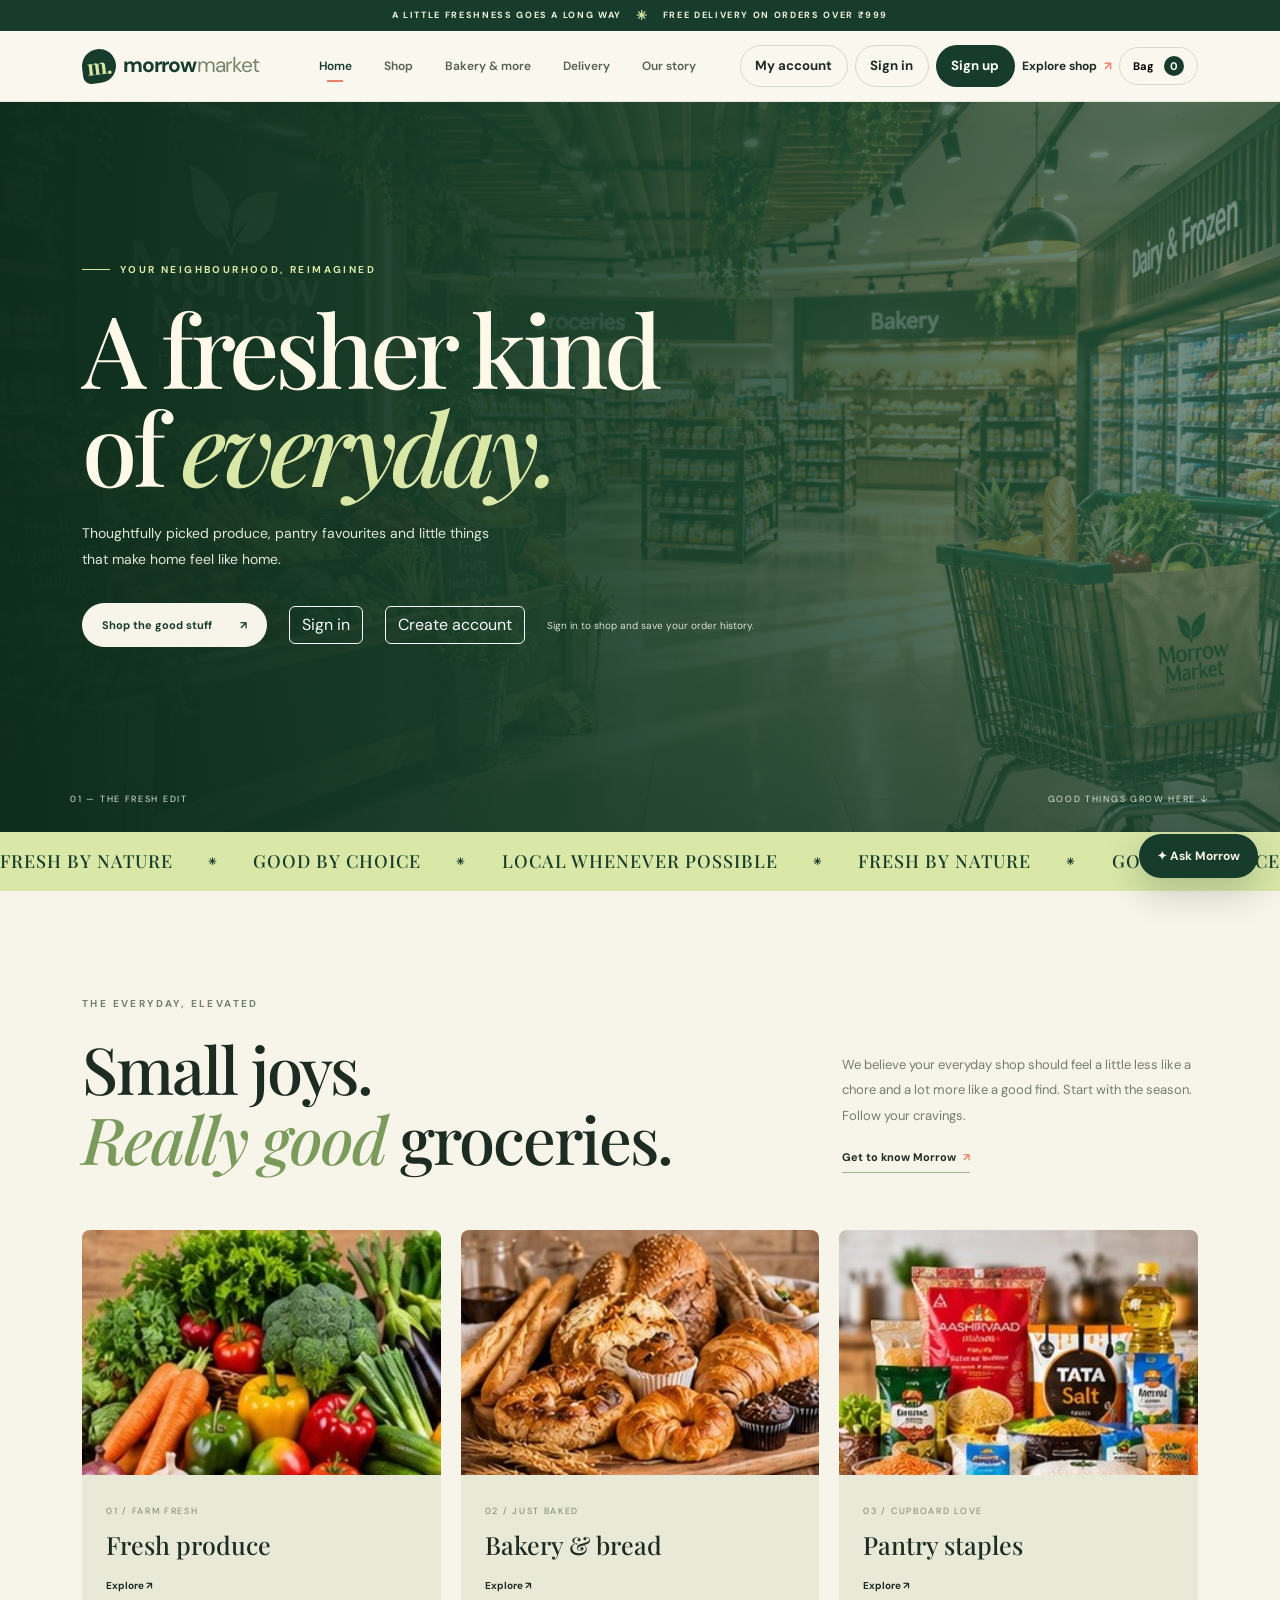
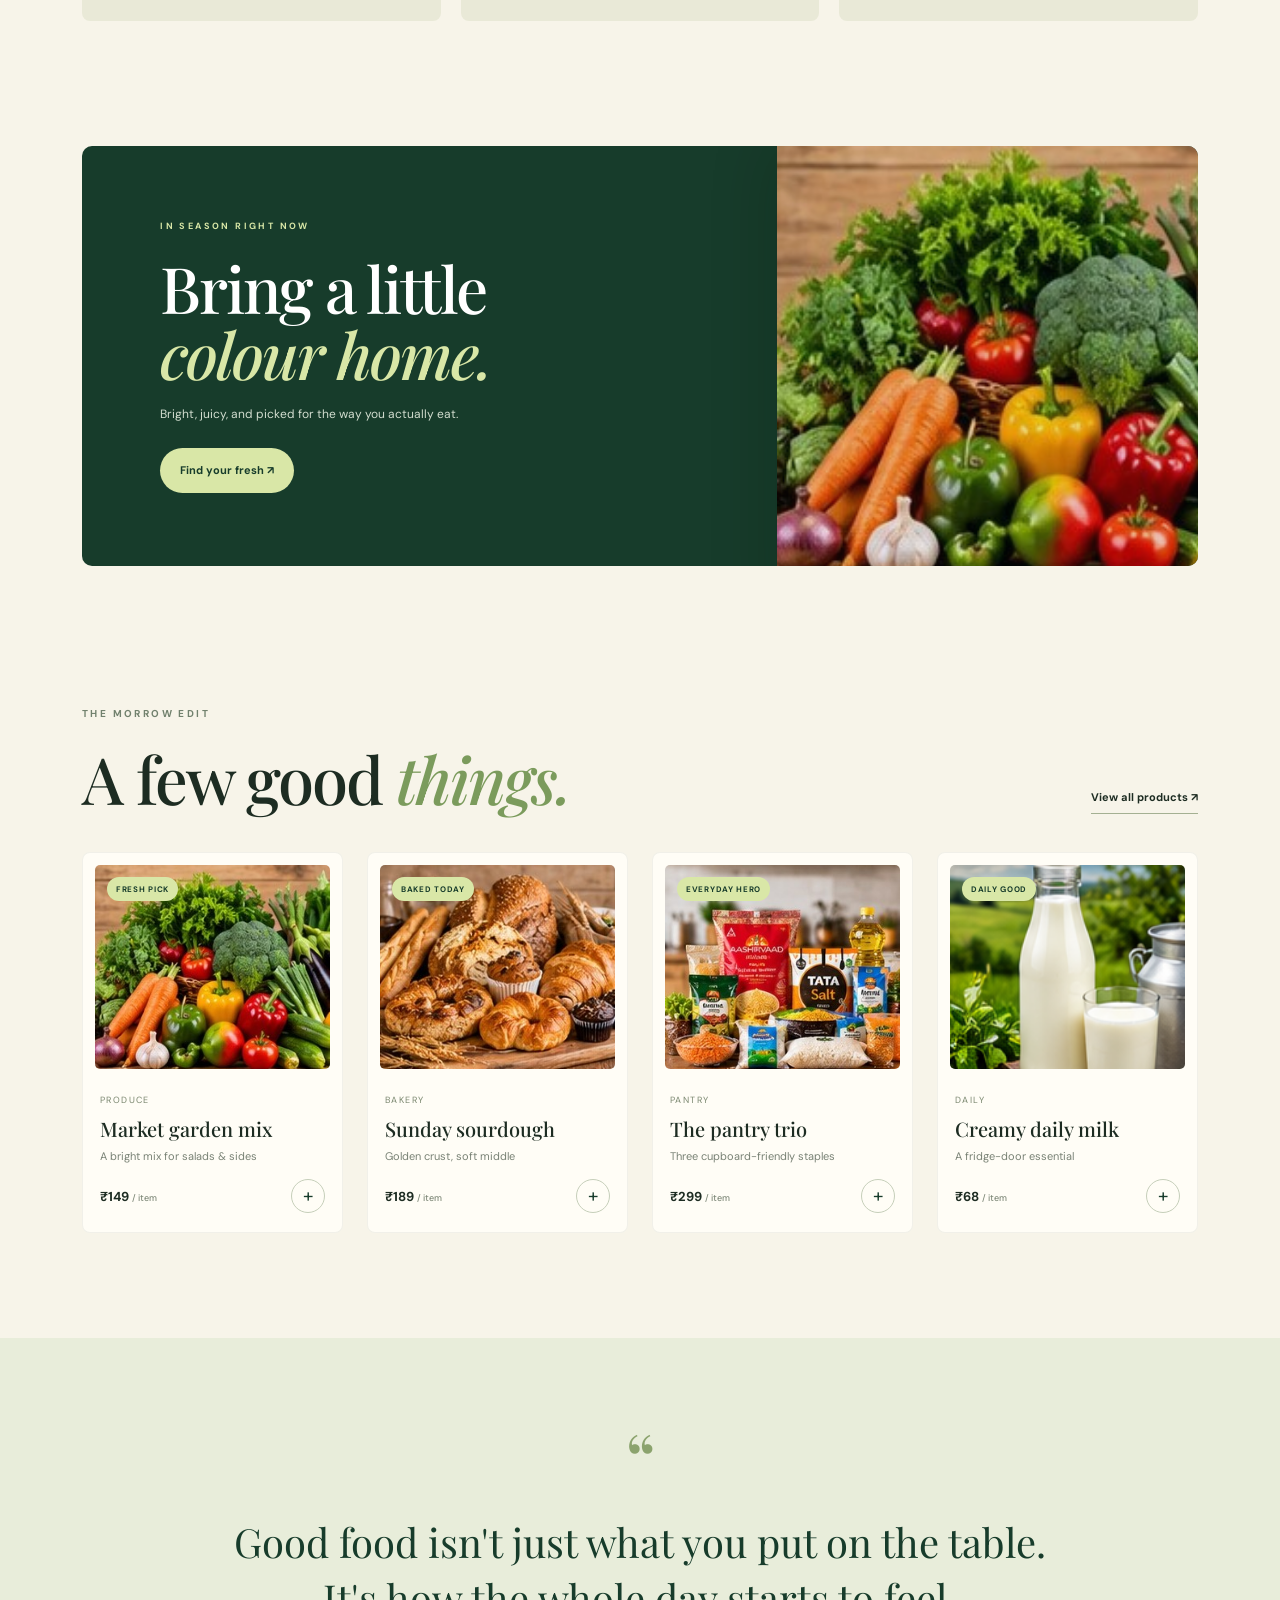
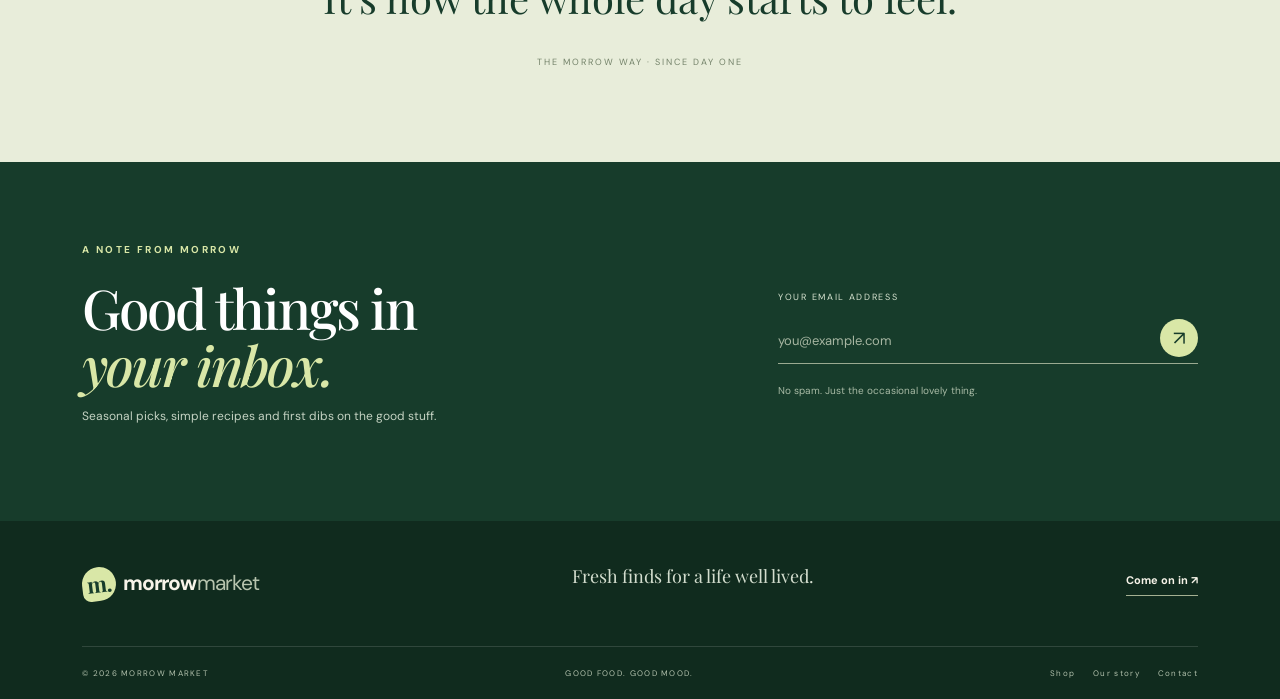
<file: index.html>
<!doctype html>
<html lang="en"><head><meta charset="utf-8"><meta name="viewport" content="width=device-width,initial-scale=1"><meta name="theme-color" content="#173c2b"><meta name="description" content="Morrow Market — fresh finds for everyday living."><title>Morrow Market — A Fresher Kind of Everyday</title>
<link rel="preconnect" href="https://fonts.googleapis.com"><link href="https://fonts.googleapis.com/css2?family=DM+Sans:wght@400;500;600;700&family=Playfair+Display:wght@500;600;700&display=swap" rel="stylesheet"><link href="https://cdn.jsdelivr.net/npm/bootstrap@5.3.3/dist/css/bootstrap.min.css" rel="stylesheet"><link rel="stylesheet" href="assets/css/style.css"></head><body>
<div class="topline">A LITTLE FRESHNESS GOES A LONG WAY <span>✳</span> FREE DELIVERY ON ORDERS OVER ₹999</div>
<nav class="navbar navbar-expand-lg site-nav sticky-top"><div class="container"><a class="navbar-brand" href="index.html"><span class="brand-mark">m.</span> morrow<span class="brand-light">market</span></a><button class="navbar-toggler" type="button" data-bs-toggle="collapse" data-bs-target="#nav"><span class="navbar-toggler-icon"></span></button><div class="collapse navbar-collapse" id="nav"><ul class="navbar-nav mx-auto"><li class="nav-item"><a class="nav-link active" href="index.html">Home</a></li><li class="nav-item"><a class="nav-link " href="shop.html">Shop</a></li><li class="nav-item"><a class="nav-link " href="bakery.html">Bakery & more</a></li><li class="nav-item"><a class="nav-link " href="delivery.html">Delivery</a></li><li class="nav-item"><a class="nav-link " href="story.html">Our story</a></li></ul><div class="nav-actions"><a href="user.html" class="nav-auth-link" id="userNavLink">My account</a><a href="signin.html" class="nav-auth-link" id="signInNavLink">Sign in</a><a href="signup.html" class="nav-auth-link nav-auth-strong" id="signUpNavLink">Sign up</a><a href="shop.html" class="nav-shop">Explore shop <span>↗</span></a><button class="bag-button" aria-label="View basket" id="bagButton">Bag <span id="cartCount">0</span></button></div></div></div></nav>
<main><section class="hero-section"><video class="hero-video" autoplay muted loop playsinline poster="assets/images/home.png"><source  type="video/mp4"></video><div class="hero-shade"></div><div class="container hero-content"><div class="eyebrow reveal"><span class="eyebrow-line"></span> YOUR NEIGHBOURHOOD, REIMAGINED</div><h1 class="reveal">A fresher kind<br>of <em>everyday.</em></h1><p class="hero-copy reveal">Thoughtfully picked produce, pantry favourites and little things that make home feel like home.</p><div class="hero-cta reveal"><a class="btn btn-cream" href="shop.html">Shop the good stuff <span>↗</span></a><a class="btn btn-outline-light" href="signin.html">Sign in</a><a class="btn btn-outline-light" href="signup.html">Create account</a><span class="hero-note">Sign in to shop and save your order history.</span></div></div><div class="hero-bottom"><span>01 — THE FRESH EDIT</span><span>GOOD THINGS GROW HERE ↓</span></div></section>
<section class="ticker"><div class="ticker-track"><span>FRESH BY NATURE</span> ✳ <span>GOOD BY CHOICE</span> ✳ <span>LOCAL WHENEVER POSSIBLE</span> ✳ <span>FRESH BY NATURE</span> ✳ <span>GOOD BY CHOICE</span> ✳</div></section>
<section class="section-pad intro-section"><div class="container"><div class="row align-items-end g-4"><div class="col-lg-7 reveal"><div class="eyebrow dark-eye">THE EVERYDAY, ELEVATED</div><h2 class="display-title">Small joys.<br><em>Really good</em> groceries.</h2></div><div class="col-lg-4 ms-auto reveal"><p class="muted-copy">We believe your everyday shop should feel a little less like a chore and a lot more like a good find. Start with the season. Follow your cravings.</p><a class="text-link" href="story.html">Get to know Morrow <span>↗</span></a></div></div>
<div class="category-grid"><a class="category-card reveal" href="shop.html#produce"><img src="assets/images/vegetables.jpg" alt="Fresh colourful produce"><div><span>01 / FARM FRESH</span><h3>Fresh produce</h3><b>Explore ↗</b></div></a><a class="category-card reveal" href="shop.html#bakery"><img src="assets/images/bakery.jpg" alt="Freshly baked artisan bread"><div><span>02 / JUST BAKED</span><h3>Bakery & bread</h3><b>Explore ↗</b></div></a><a class="category-card reveal" href="shop.html#pantry"><img src="assets/images/groceries.jpg" alt="Pantry staples"><div><span>03 / CUPBOARD LOVE</span><h3>Pantry staples</h3><b>Explore ↗</b></div></a></div></div></section>
<section class="season-section"><div class="container"><div class="season-card reveal"><div class="season-copy"><div class="eyebrow">IN SEASON RIGHT NOW</div><h2>Bring a little<br><em>colour home.</em></h2><p>Bright, juicy, and picked for the way you actually eat.</p><a class="btn btn-green" href="shop.html">Find your fresh <span>↗</span></a></div><div class="season-art"><img src="assets/images/vegetables.jpg" alt="Seasonal fruits and vegetables"></div></div></div></section>
<section class="section-pad picks-section"><div class="container"><div class="section-heading reveal"><div><div class="eyebrow dark-eye">THE MORROW EDIT</div><h2 class="display-title">A few good <em>things.</em></h2></div><a href="shop.html" class="text-link">View all products ↗</a></div><div class="row g-4 product-row" id="featuredProducts"></div></div></section>
<section class="quote-section"><div class="container text-center reveal"><span class="quote-mark">“</span><p>Good food isn't just what you put on the table.<br>It's how the whole day starts to feel.</p><span class="quote-by">THE MORROW WAY · SINCE DAY ONE</span></div></section>
<section class="newsletter section-pad"><div class="container"><div class="newsletter-inner reveal"><div><div class="eyebrow">A NOTE FROM MORROW</div><h2>Good things in<br><em>your inbox.</em></h2><p>Seasonal picks, simple recipes and first dibs on the good stuff.</p></div><form class="newsletter-form" id="newsletterForm"><label for="email">YOUR EMAIL ADDRESS</label><div class="email-line"><input type="email" id="email" placeholder="you@example.com" required><button type="submit" aria-label="Subscribe">↗</button></div><small id="newsletterMessage">No spam. Just the occasional lovely thing.</small></form></div></div></section></main>
<footer class="site-footer"><div class="container"><div class="footer-top"><a class="navbar-brand footer-brand" href="index.html"><span class="brand-mark">m.</span> morrow<span class="brand-light">market</span></a><p>Fresh finds for a life well lived.</p><a href="shop.html" class="text-link">Come on in ↗</a></div><div class="footer-bottom"><span>© 2026 MORROW MARKET</span><span>GOOD FOOD. GOOD MOOD.</span><div><a href="shop.html">Shop</a><a href="story.html">Our story</a><a href="mailto:hello@morrowmarket.example">Contact</a></div></div></div></footer>
<div class="morrow-bot-launcher"><button id="morrowBotToggle" aria-label="Open Morrow grocery assistant">✦ <span>Ask Morrow</span></button></div><aside class="morrow-bot-panel" id="morrowBotPanel" hidden aria-label="Morrow grocery assistant"><div class="bot-head"><div class="bot-avatar">m✦</div><div><strong>Morrow Bot</strong><small>Grocery list helper · Multilingual voice</small></div><button id="morrowBotClose" aria-label="Close assistant">×</button></div><div class="bot-intro">Tell me what you're cooking or buying. I can turn your message into a shopping list with quantities.</div><div class="bot-messages" id="morrowBotMessages"><div class="bot-bubble bot">Hi! What do you need today? Try “2 kg tomatoes, 500 grams apples, 1 cake” or type in your language.</div></div><div class="bot-controls"><select id="morrowBotLanguage" aria-label="Voice recognition language"><option value="en-IN">English</option><option value="ta-IN">தமிழ் · Tamil</option><option value="hi-IN">हिन्दी · Hindi</option><option value="te-IN">తెలుగు · Telugu</option><option value="ml-IN">മലയാളം · Malayalam</option><option value="kn-IN">ಕನ್ನಡ · Kannada</option></select><div class="bot-input-row"><input id="morrowBotInput" type="text" placeholder="e.g. 2 kg tomatoes…" aria-label="Your grocery list"><button id="morrowBotMic" type="button">🎙 Speak</button><button id="morrowBotSend" type="button" aria-label="Send message">➤</button></div><small>Voice support depends on your browser and selected language. Demo assistant; review your basket before checkout.</small></div></aside><div class="toast-message" id="toastMessage" role="status"></div><script src="https://cdn.jsdelivr.net/npm/bootstrap@5.3.3/dist/js/bootstrap.bundle.min.js"></script><script src="assets/js/auth.js"></script><script src="assets/js/app.js"></script></body></html>
</file>
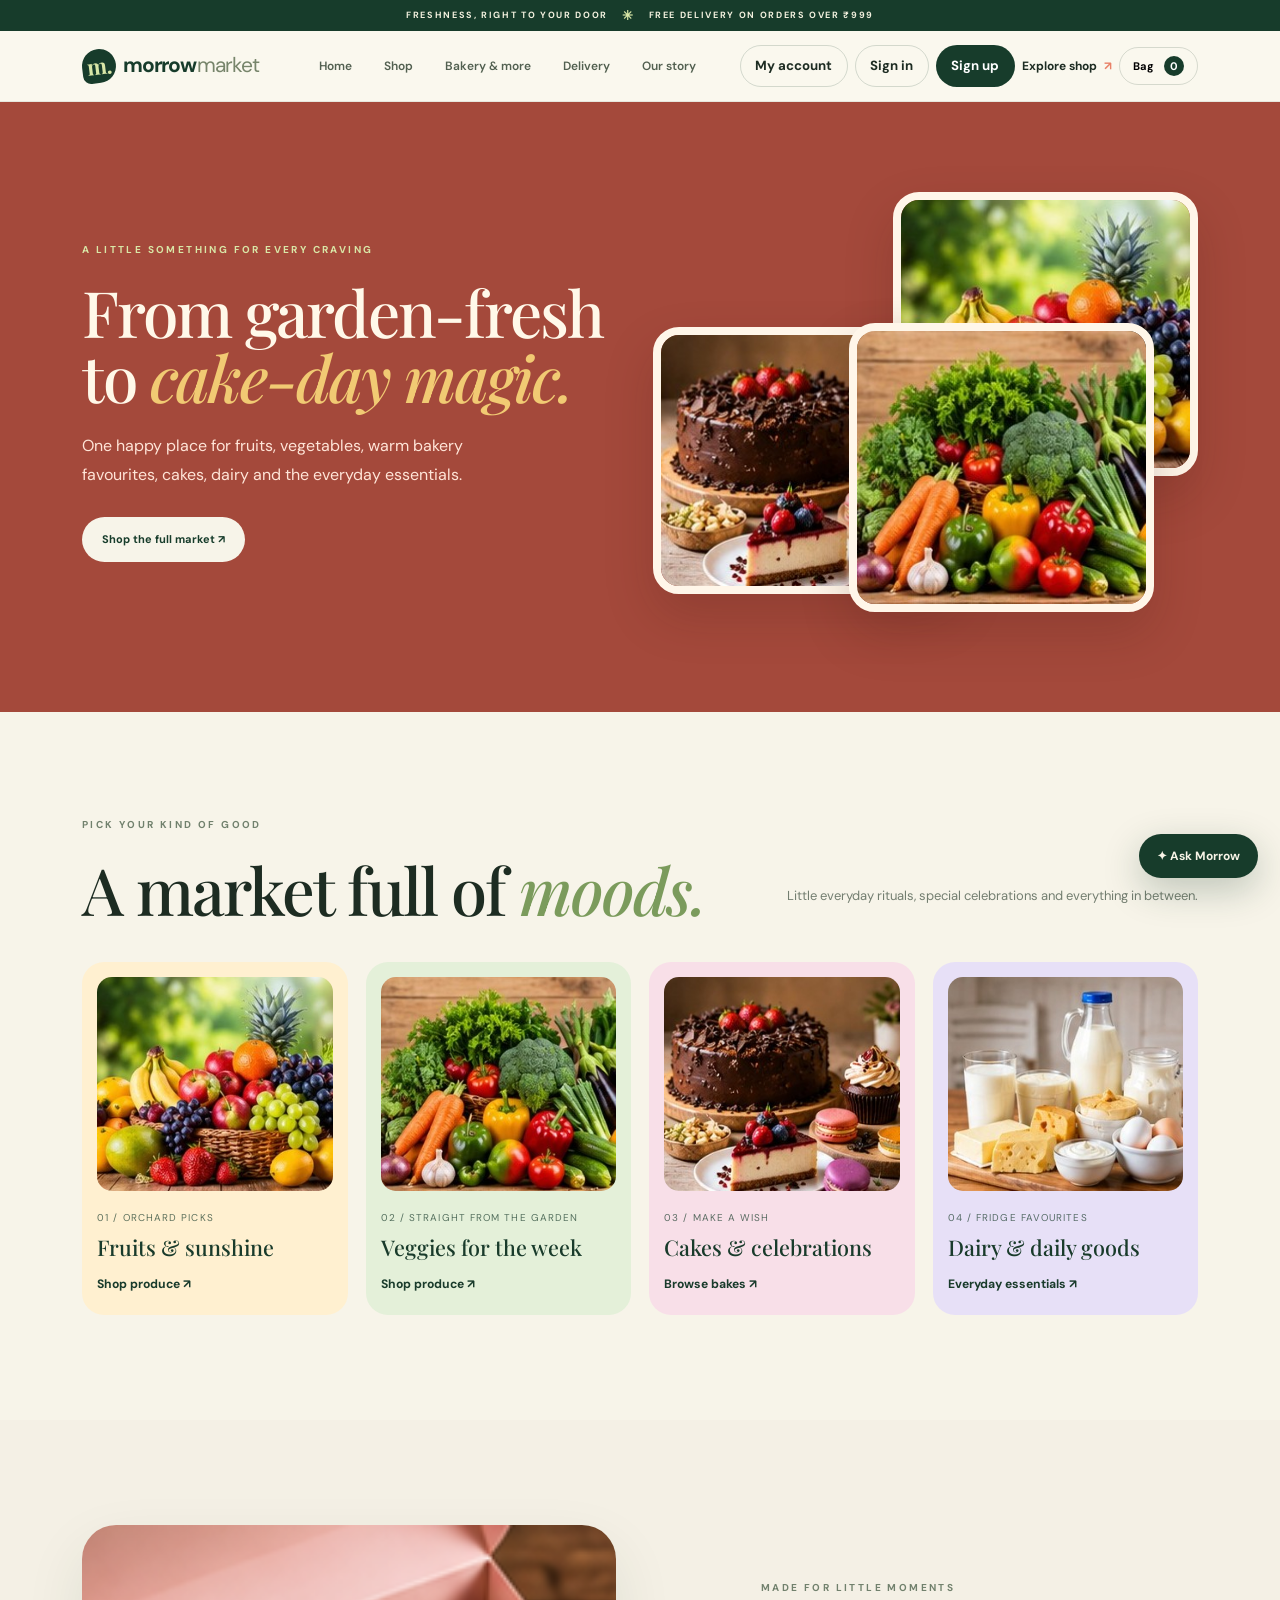
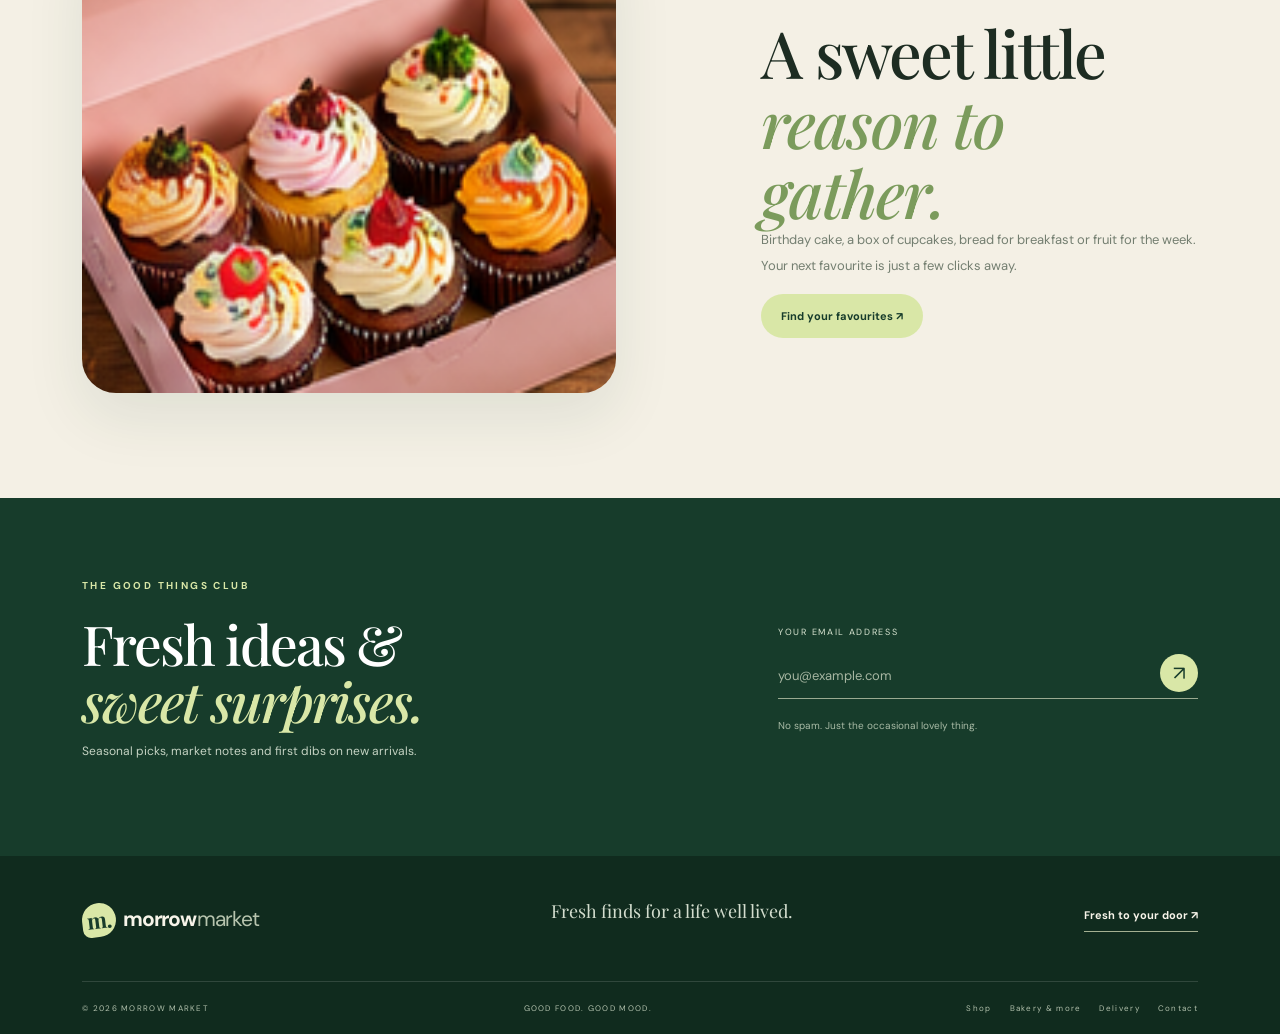
<file: bakery.html>
<!doctype html><html lang="en"><head><meta charset="utf-8"><meta name="viewport" content="width=device-width,initial-scale=1"><meta name="theme-color" content="#173c2b"><meta name="description" content="Morrow Market — fresh groceries delivered to your door."><title>Bakery, cakes & more — Morrow Market</title><link rel="preconnect" href="https://fonts.googleapis.com"><link href="https://fonts.googleapis.com/css2?family=DM+Sans:wght@400;500;600;700&family=Playfair+Display:ital,wght@0,500;0,600;0,700;1,500;1,600&display=swap" rel="stylesheet"><link href="https://cdn.jsdelivr.net/npm/bootstrap@5.3.3/dist/css/bootstrap.min.css" rel="stylesheet"><link rel="stylesheet" href="assets/css/style.css"></head><body><div class="topline">FRESHNESS, RIGHT TO YOUR DOOR <span>✳</span> FREE DELIVERY ON ORDERS OVER ₹999</div><nav class="navbar navbar-expand-lg site-nav sticky-top"><div class="container"><a class="navbar-brand" href="index.html"><span class="brand-mark">m.</span> morrow<span class="brand-light">market</span></a><button class="navbar-toggler" type="button" data-bs-toggle="collapse" data-bs-target="#nav"><span class="navbar-toggler-icon"></span></button><div class="collapse navbar-collapse" id="nav"><ul class="navbar-nav mx-auto"><li class="nav-item"><a class="nav-link" href="index.html">Home</a></li><li class="nav-item"><a class="nav-link" href="shop.html">Shop</a></li><li class="nav-item"><a class="nav-link" href="bakery.html">Bakery & more</a></li><li class="nav-item"><a class="nav-link" href="delivery.html">Delivery</a></li><li class="nav-item"><a class="nav-link" href="story.html">Our story</a></li></ul><div class="nav-actions"><a href="user.html" class="nav-auth-link" id="userNavLink">My account</a><a href="signin.html" class="nav-auth-link" id="signInNavLink">Sign in</a><a href="signup.html" class="nav-auth-link nav-auth-strong" id="signUpNavLink">Sign up</a><a href="shop.html" class="nav-shop">Explore shop <span>↗</span></a><button class="bag-button" aria-label="View basket" id="bagButton">Bag <span id="cartCount">0</span></button></div></div></div></nav><main><section class="bakery-hero"><div class="container"><div class="bakery-hero-copy reveal"><div class="eyebrow">A LITTLE SOMETHING FOR EVERY CRAVING</div><h1>From garden-fresh<br>to <em>cake-day magic.</em></h1><p>One happy place for fruits, vegetables, warm bakery favourites, cakes, dairy and the everyday essentials.</p><a class="btn btn-cream" href="shop.html">Shop the full market ↗</a></div><div class="bakery-collage"><img class="collage-one reveal" src="assets/images/fruits.jpg" alt="Fresh seasonal fruit"><img class="collage-two reveal" src="assets/images/cakes-desserts.jpg" alt="Celebration cake"><img class="collage-three reveal" src="assets/images/vegetables.jpg" alt="Fresh vegetables"></div></div></section><section class="section-pad"><div class="container"><div class="section-heading reveal"><div><div class="eyebrow dark-eye">PICK YOUR KIND OF GOOD</div><h2 class="display-title">A market full of <em>moods.</em></h2></div><p class="muted-copy">Little everyday rituals, special celebrations and everything in between.</p></div><div class="market-tiles"><a href="shop.html#produce" class="market-tile tile-fruit reveal"><img src="assets/images/fruits.jpg" alt="Fruit"><span>01 / ORCHARD PICKS</span><h3>Fruits & sunshine</h3><b>Shop produce ↗</b></a><a href="shop.html#produce" class="market-tile tile-veg reveal"><img src="assets/images/vegetables.jpg" alt="Vegetables"><span>02 / STRAIGHT FROM THE GARDEN</span><h3>Veggies for the week</h3><b>Shop produce ↗</b></a><a href="shop.html#bakery" class="market-tile tile-cake reveal"><img src="assets/images/cakes-desserts.jpg" alt="Cake"><span>03 / MAKE A WISH</span><h3>Cakes & celebrations</h3><b>Browse bakes ↗</b></a><a href="shop.html#daily" class="market-tile tile-dairy reveal"><img src="assets/images/dairy-eggs.jpg" alt="Dairy"><span>04 / FRIDGE FAVOURITES</span><h3>Dairy & daily goods</h3><b>Everyday essentials ↗</b></a></div></div></section><section class="bakery-feature section-pad"><div class="container"><div class="row align-items-center g-5"><div class="col-lg-6 reveal"><img class="feature-illustration" src="assets/images/little_cupcakes_box.png" alt="Bakery treats"></div><div class="col-lg-5 ms-auto reveal"><div class="eyebrow dark-eye">MADE FOR LITTLE MOMENTS</div><h2 class="display-title">A sweet little<br><em>reason to gather.</em></h2><p class="muted-copy">Birthday cake, a box of cupcakes, bread for breakfast or fruit for the week. Your next favourite is just a few clicks away.</p><a href="shop.html" class="btn btn-green">Find your favourites ↗</a></div></div></div></section><section class="newsletter section-pad"><div class="container"><div class="newsletter-inner reveal"><div><div class="eyebrow">THE GOOD THINGS CLUB</div><h2>Fresh ideas &<br><em>sweet surprises.</em></h2><p>Seasonal picks, market notes and first dibs on new arrivals.</p></div><form class="newsletter-form" id="newsletterForm"><label for="email">YOUR EMAIL ADDRESS</label><div class="email-line"><input type="email" id="email" placeholder="you@example.com" required><button type="submit" aria-label="Subscribe">↗</button></div><small id="newsletterMessage">No spam. Just the occasional lovely thing.</small></form></div></div></section></main><footer class="site-footer"><div class="container"><div class="footer-top"><a class="navbar-brand footer-brand" href="index.html"><span class="brand-mark">m.</span> morrow<span class="brand-light">market</span></a><p>Fresh finds for a life well lived.</p><a href="delivery.html" class="text-link">Fresh to your door ↗</a></div><div class="footer-bottom"><span>© 2026 MORROW MARKET</span><span>GOOD FOOD. GOOD MOOD.</span><div><a href="shop.html">Shop</a><a href="bakery.html">Bakery & more</a><a href="delivery.html">Delivery</a><a href="mailto:hello@morrowmarket.example">Contact</a></div></div></div></footer><div class="morrow-bot-launcher"><button id="morrowBotToggle" aria-label="Open Morrow grocery assistant">✦ <span>Ask Morrow</span></button></div><aside class="morrow-bot-panel" id="morrowBotPanel" hidden aria-label="Morrow grocery assistant"><div class="bot-head"><div class="bot-avatar">m✦</div><div><strong>Morrow Bot</strong><small>Grocery list helper · Multilingual voice</small></div><button id="morrowBotClose" aria-label="Close assistant">×</button></div><div class="bot-intro">Tell me what you're cooking or buying. I can turn your message into a shopping list with quantities.</div><div class="bot-messages" id="morrowBotMessages"><div class="bot-bubble bot">Hi! What do you need today? Try “2 kg tomatoes, 500 grams apples, 1 cake” or type in your language.</div></div><div class="bot-controls"><select id="morrowBotLanguage" aria-label="Voice recognition language"><option value="en-IN">English</option><option value="ta-IN">தமிழ் · Tamil</option><option value="hi-IN">हिन्दी · Hindi</option><option value="te-IN">తెలుగు · Telugu</option><option value="ml-IN">മലയാളം · Malayalam</option><option value="kn-IN">ಕನ್ನಡ · Kannada</option></select><div class="bot-input-row"><input id="morrowBotInput" type="text" placeholder="e.g. 2 kg tomatoes…" aria-label="Your grocery list"><button id="morrowBotMic" type="button">🎙 Speak</button><button id="morrowBotSend" type="button" aria-label="Send message">➤</button></div><small>Voice support depends on your browser and selected language. Demo assistant; review your basket before checkout.</small></div></aside><div class="toast-message" id="toastMessage" role="status"></div><script src="https://cdn.jsdelivr.net/npm/bootstrap@5.3.3/dist/js/bootstrap.bundle.min.js"></script><script src="assets/js/auth.js"></script><script src="assets/js/app.js"></script></body></html>
</file>
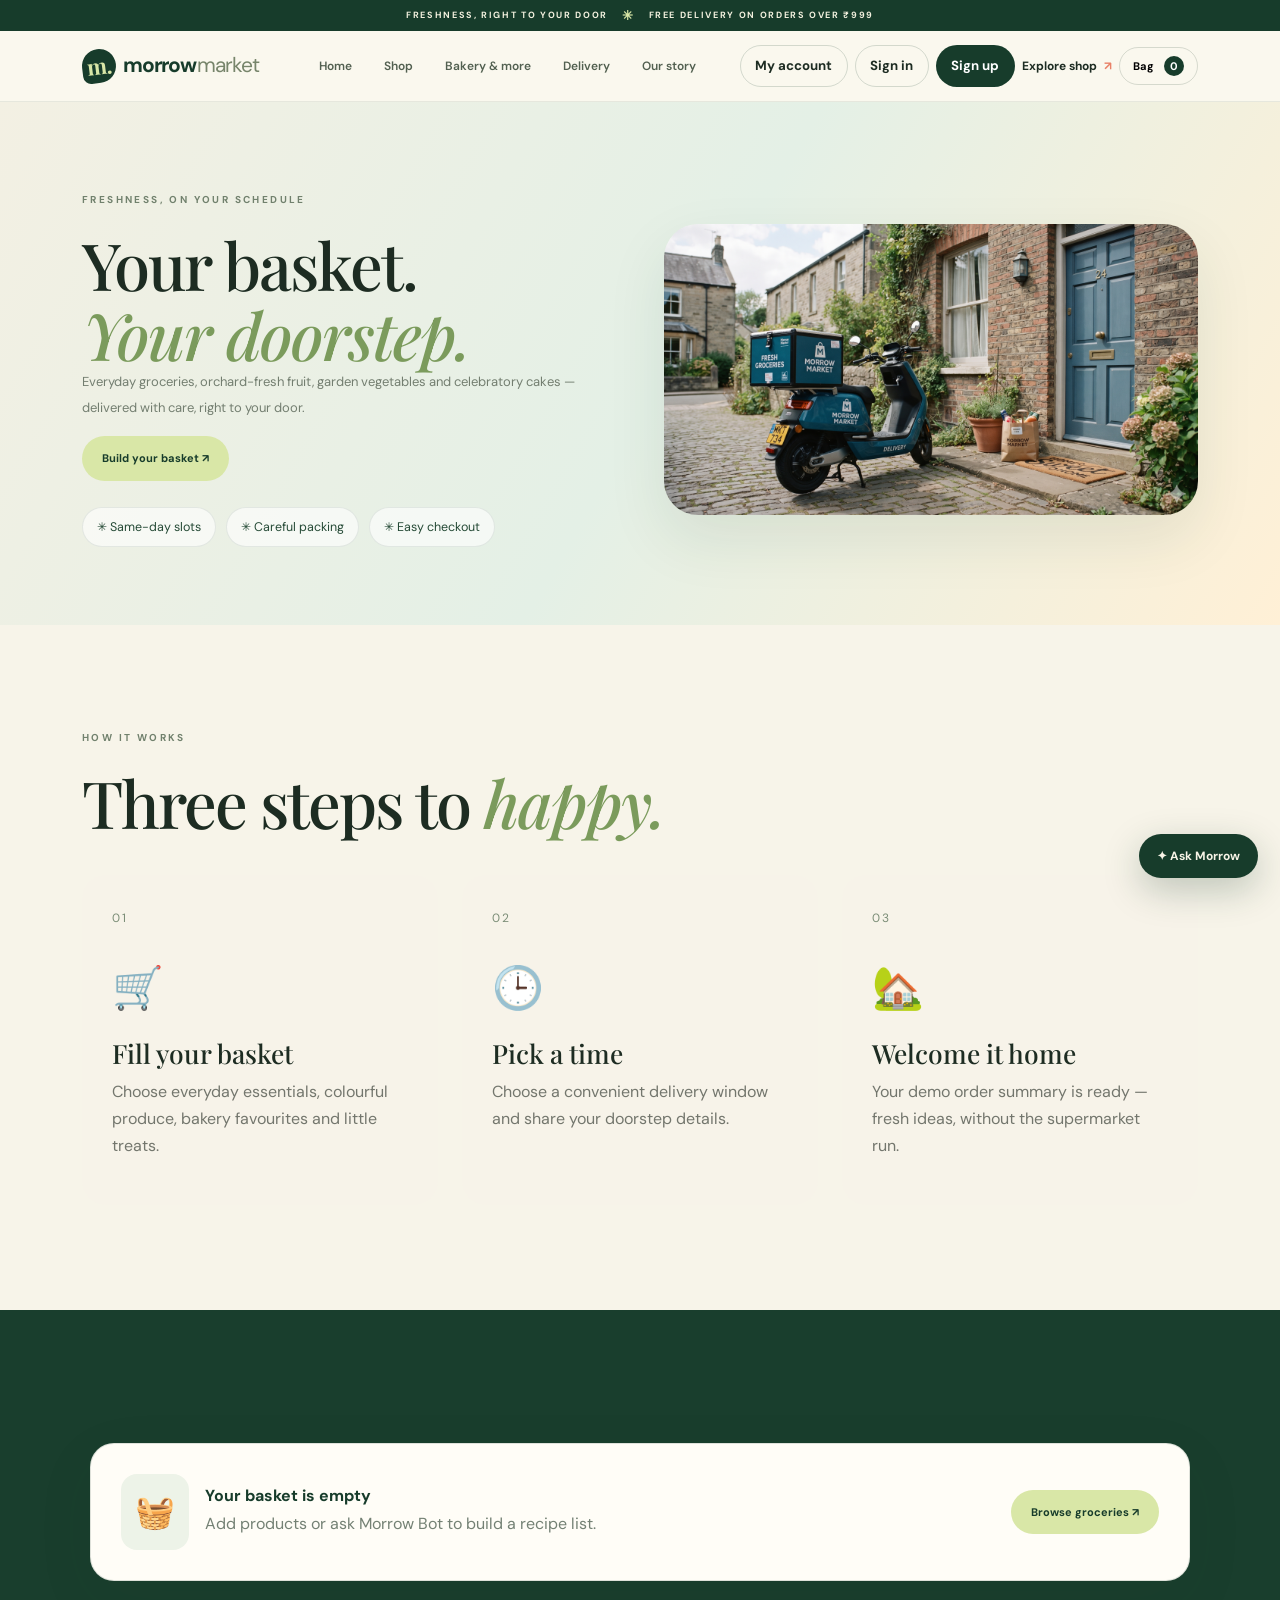
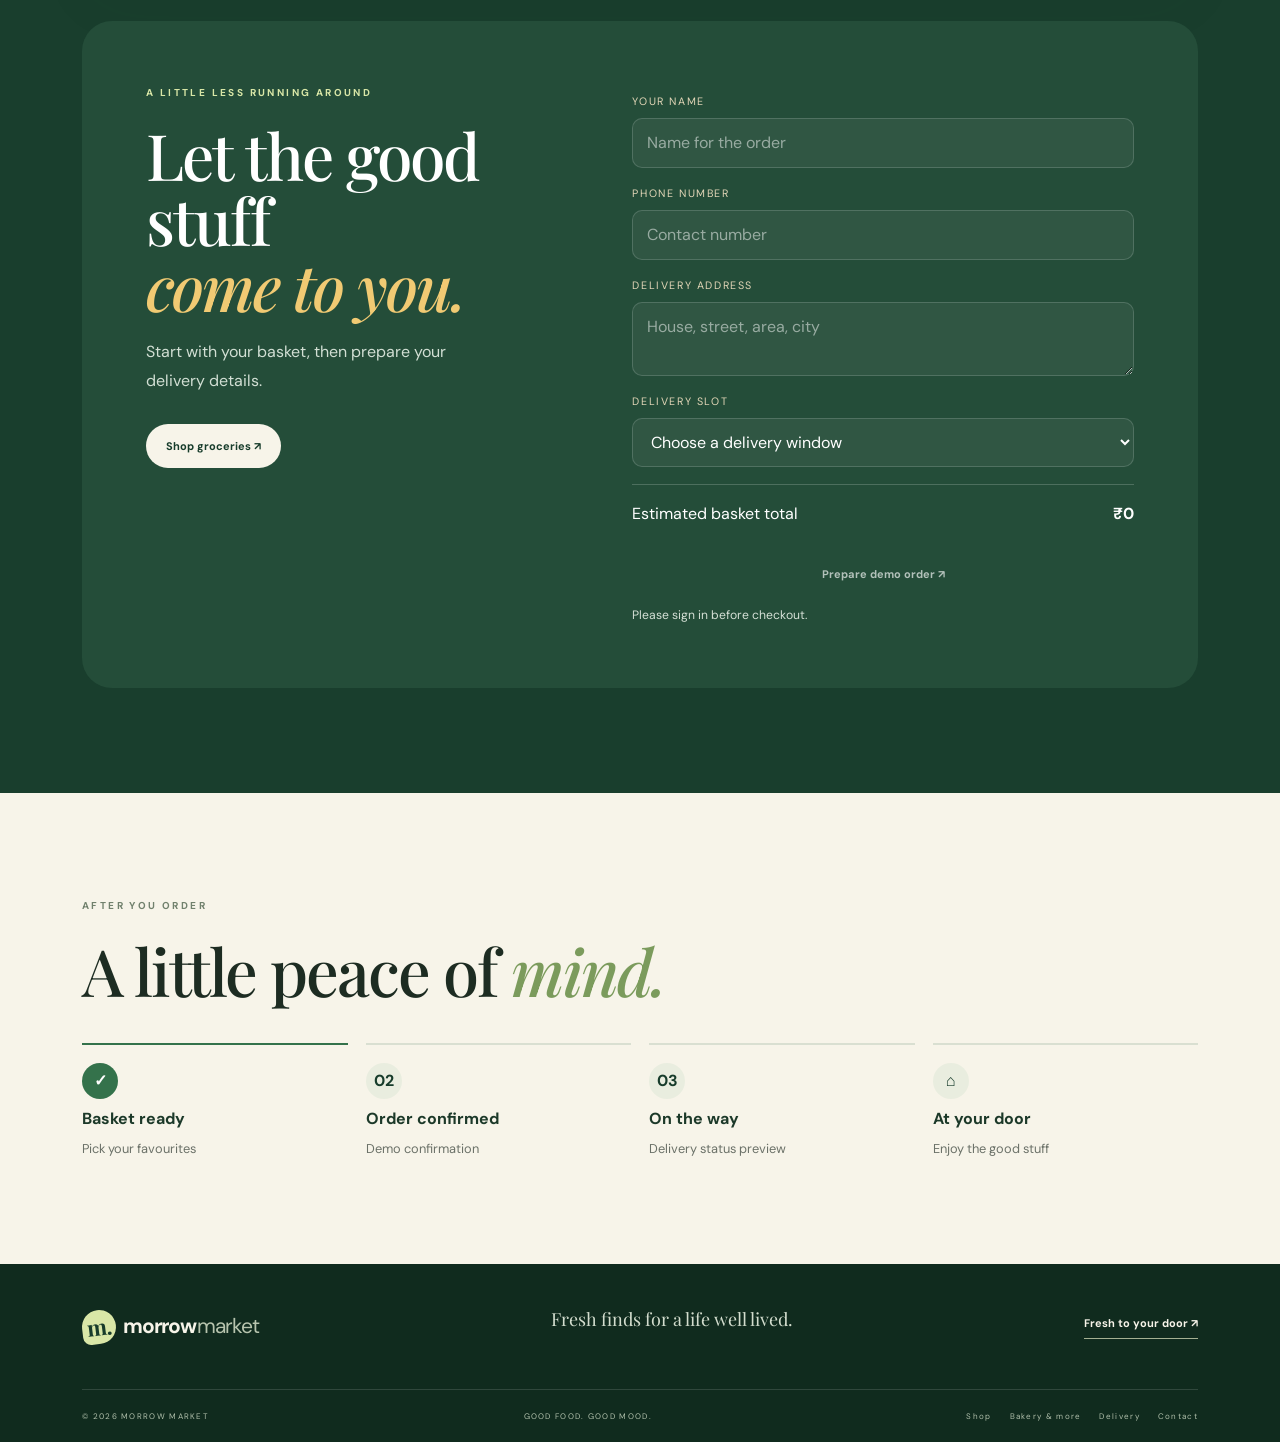
<file: delivery.html>
<!doctype html><html lang="en"><head><meta charset="utf-8"><meta name="viewport" content="width=device-width,initial-scale=1"><meta name="theme-color" content="#173c2b"><meta name="description" content="Morrow Market — fresh groceries delivered to your door."><title>Doorstep delivery — Morrow Market</title><link rel="preconnect" href="https://fonts.googleapis.com"><link href="https://fonts.googleapis.com/css2?family=DM+Sans:wght@400;500;600;700&family=Playfair+Display:ital,wght@0,500;0,600;0,700;1,500;1,600&display=swap" rel="stylesheet"><link href="https://cdn.jsdelivr.net/npm/bootstrap@5.3.3/dist/css/bootstrap.min.css" rel="stylesheet"><link rel="stylesheet" href="assets/css/style.css"></head><body><div class="topline">FRESHNESS, RIGHT TO YOUR DOOR <span>✳</span> FREE DELIVERY ON ORDERS OVER ₹999</div><nav class="navbar navbar-expand-lg site-nav sticky-top"><div class="container"><a class="navbar-brand" href="index.html"><span class="brand-mark">m.</span> morrow<span class="brand-light">market</span></a><button class="navbar-toggler" type="button" data-bs-toggle="collapse" data-bs-target="#nav"><span class="navbar-toggler-icon"></span></button><div class="collapse navbar-collapse" id="nav"><ul class="navbar-nav mx-auto"><li class="nav-item"><a class="nav-link" href="index.html">Home</a></li><li class="nav-item"><a class="nav-link" href="shop.html">Shop</a></li><li class="nav-item"><a class="nav-link" href="bakery.html">Bakery & more</a></li><li class="nav-item"><a class="nav-link" href="delivery.html">Delivery</a></li><li class="nav-item"><a class="nav-link" href="story.html">Our story</a></li></ul><div class="nav-actions"><a href="user.html" class="nav-auth-link" id="userNavLink">My account</a><a href="signin.html" class="nav-auth-link" id="signInNavLink">Sign in</a><a href="signup.html" class="nav-auth-link nav-auth-strong" id="signUpNavLink">Sign up</a><a href="shop.html" class="nav-shop">Explore shop <span>↗</span></a><button class="bag-button" aria-label="View basket" id="bagButton">Bag <span id="cartCount">0</span></button></div></div></div></nav><main><section class="subhero delivery-hero"><div class="container"><div class="row align-items-center g-5"><div class="col-lg-6 reveal"><div class="eyebrow dark-eye">FRESHNESS, ON YOUR SCHEDULE</div><h1 class="display-title">Your basket.<br><em>Your doorstep.</em></h1><p class="muted-copy">Everyday groceries, orchard-fresh fruit, garden vegetables and celebratory cakes — delivered with care, right to your door.</p><a class="btn btn-green" href="shop.html">Build your basket ↗</a><div class="delivery-pills"><span>✳ Same-day slots</span><span>✳ Careful packing</span><span>✳ Easy checkout</span></div></div><div class="col-lg-6 reveal"><img class="feature-illustration" src="assets/images/delivery.png" alt="Grocery delivery to your doorstep"></div></div></div></section><section class="section-pad"><div class="container"><div class="section-heading reveal"><div><div class="eyebrow dark-eye">HOW IT WORKS</div><h2 class="display-title">Three steps to <em>happy.</em></h2></div></div><div class="row g-4"><div class="col-md-4"><article class="step-card reveal"><span>01</span><div class="step-emoji">🛒</div><h3>Fill your basket</h3><p>Choose everyday essentials, colourful produce, bakery favourites and little treats.</p></article></div><div class="col-md-4"><article class="step-card reveal"><span>02</span><div class="step-emoji">🕒</div><h3>Pick a time</h3><p>Choose a convenient delivery window and share your doorstep details.</p></article></div><div class="col-md-4"><article class="step-card reveal"><span>03</span><div class="step-emoji">🏡</div><h3>Welcome it home</h3><p>Your demo order summary is ready — fresh ideas, without the supermarket run.</p></article></div></div></div></section><section class="checkout-band section-pad"><div class="container" ><div id="basketItemsPanel" class="basket-items-panel reveal" style="margin-bottom: 40px;"></div><div class="checkout-panel reveal" ><div><div class="eyebrow">A LITTLE LESS RUNNING AROUND</div><h2>Let the good stuff<br><em>come to you.</em></h2><p>Start with your basket, then prepare your delivery details.</p><a class="btn btn-cream" href="shop.html">Shop groceries ↗</a></div><form id="deliveryForm" class="delivery-form"><label for="customerName">YOUR NAME</label><input id="customerName" required placeholder="Name for the order"><label for="customerPhone">PHONE NUMBER</label><input id="customerPhone" required type="tel" pattern="[0-9 +()-]{8,}" placeholder="Contact number"><label for="customerAddress">DELIVERY ADDRESS</label><textarea id="customerAddress" required rows="2" placeholder="House, street, area, city"></textarea><label for="deliverySlot">DELIVERY SLOT</label><select id="deliverySlot" required><option value="">Choose a delivery window</option><option>Today · 4–6 PM (demo)</option><option>Today · 6–8 PM (demo)</option><option>Tomorrow · 8–10 AM (demo)</option></select><div class="order-mini"><span>Estimated basket total</span><strong id="deliveryTotal">₹0</strong></div><button class="btn btn-cream w-100" type="submit">Prepare demo order ↗</button><small id="deliveryMessage">Demo only — no payment or delivery is processed.</small></form></div></div></section><section class="section-pad"><div class="container"><div class="section-heading reveal"><div><div class="eyebrow dark-eye">AFTER YOU ORDER</div><h2 class="display-title">A little peace of <em>mind.</em></h2></div></div><div class="tracking-line reveal"><div class="tracking-step done"><span>✓</span><b>Basket ready</b><small>Pick your favourites</small></div><div class="tracking-step"><span>02</span><b>Order confirmed</b><small>Demo confirmation</small></div><div class="tracking-step"><span>03</span><b>On the way</b><small>Delivery status preview</small></div><div class="tracking-step"><span>⌂</span><b>At your door</b><small>Enjoy the good stuff</small></div></div></div></section></main><footer class="site-footer"><div class="container"><div class="footer-top"><a class="navbar-brand footer-brand" href="index.html"><span class="brand-mark">m.</span> morrow<span class="brand-light">market</span></a><p>Fresh finds for a life well lived.</p><a href="delivery.html" class="text-link">Fresh to your door ↗</a></div><div class="footer-bottom"><span>© 2026 MORROW MARKET</span><span>GOOD FOOD. GOOD MOOD.</span><div><a href="shop.html">Shop</a><a href="bakery.html">Bakery & more</a><a href="delivery.html">Delivery</a><a href="mailto:hello@morrowmarket.example">Contact</a></div></div></div></footer><div class="morrow-bot-launcher"><button id="morrowBotToggle" aria-label="Open Morrow grocery assistant">✦ <span>Ask Morrow</span></button></div><aside class="morrow-bot-panel" id="morrowBotPanel" hidden aria-label="Morrow grocery assistant"><div class="bot-head"><div class="bot-avatar">m✦</div><div><strong>Morrow Bot</strong><small>Grocery list helper · Multilingual voice</small></div><button id="morrowBotClose" aria-label="Close assistant">×</button></div><div class="bot-intro">Tell me what you're cooking or buying. I can turn your message into a shopping list with quantities.</div><div class="bot-messages" id="morrowBotMessages"><div class="bot-bubble bot">Hi! What do you need today? Try “2 kg tomatoes, 500 grams apples, 1 cake” or type in your language.</div></div><div class="bot-controls"><select id="morrowBotLanguage" aria-label="Voice recognition language"><option value="en-IN">English</option><option value="ta-IN">தமிழ் · Tamil</option><option value="hi-IN">हिन्दी · Hindi</option><option value="te-IN">తెలుగు · Telugu</option><option value="ml-IN">മലയാളം · Malayalam</option><option value="kn-IN">ಕನ್ನಡ · Kannada</option></select><div class="bot-input-row"><input id="morrowBotInput" type="text" placeholder="e.g. 2 kg tomatoes…" aria-label="Your grocery list"><button id="morrowBotMic" type="button">🎙 Speak</button><button id="morrowBotSend" type="button" aria-label="Send message">➤</button></div><small>Voice support depends on your browser and selected language. Demo assistant; review your basket before checkout.</small></div></aside><div class="toast-message" id="toastMessage" role="status"></div><script src="https://cdn.jsdelivr.net/npm/bootstrap@5.3.3/dist/js/bootstrap.bundle.min.js"></script><script src="assets/js/auth.js"></script><script src="assets/js/app.js"></script></body></html>
</file>
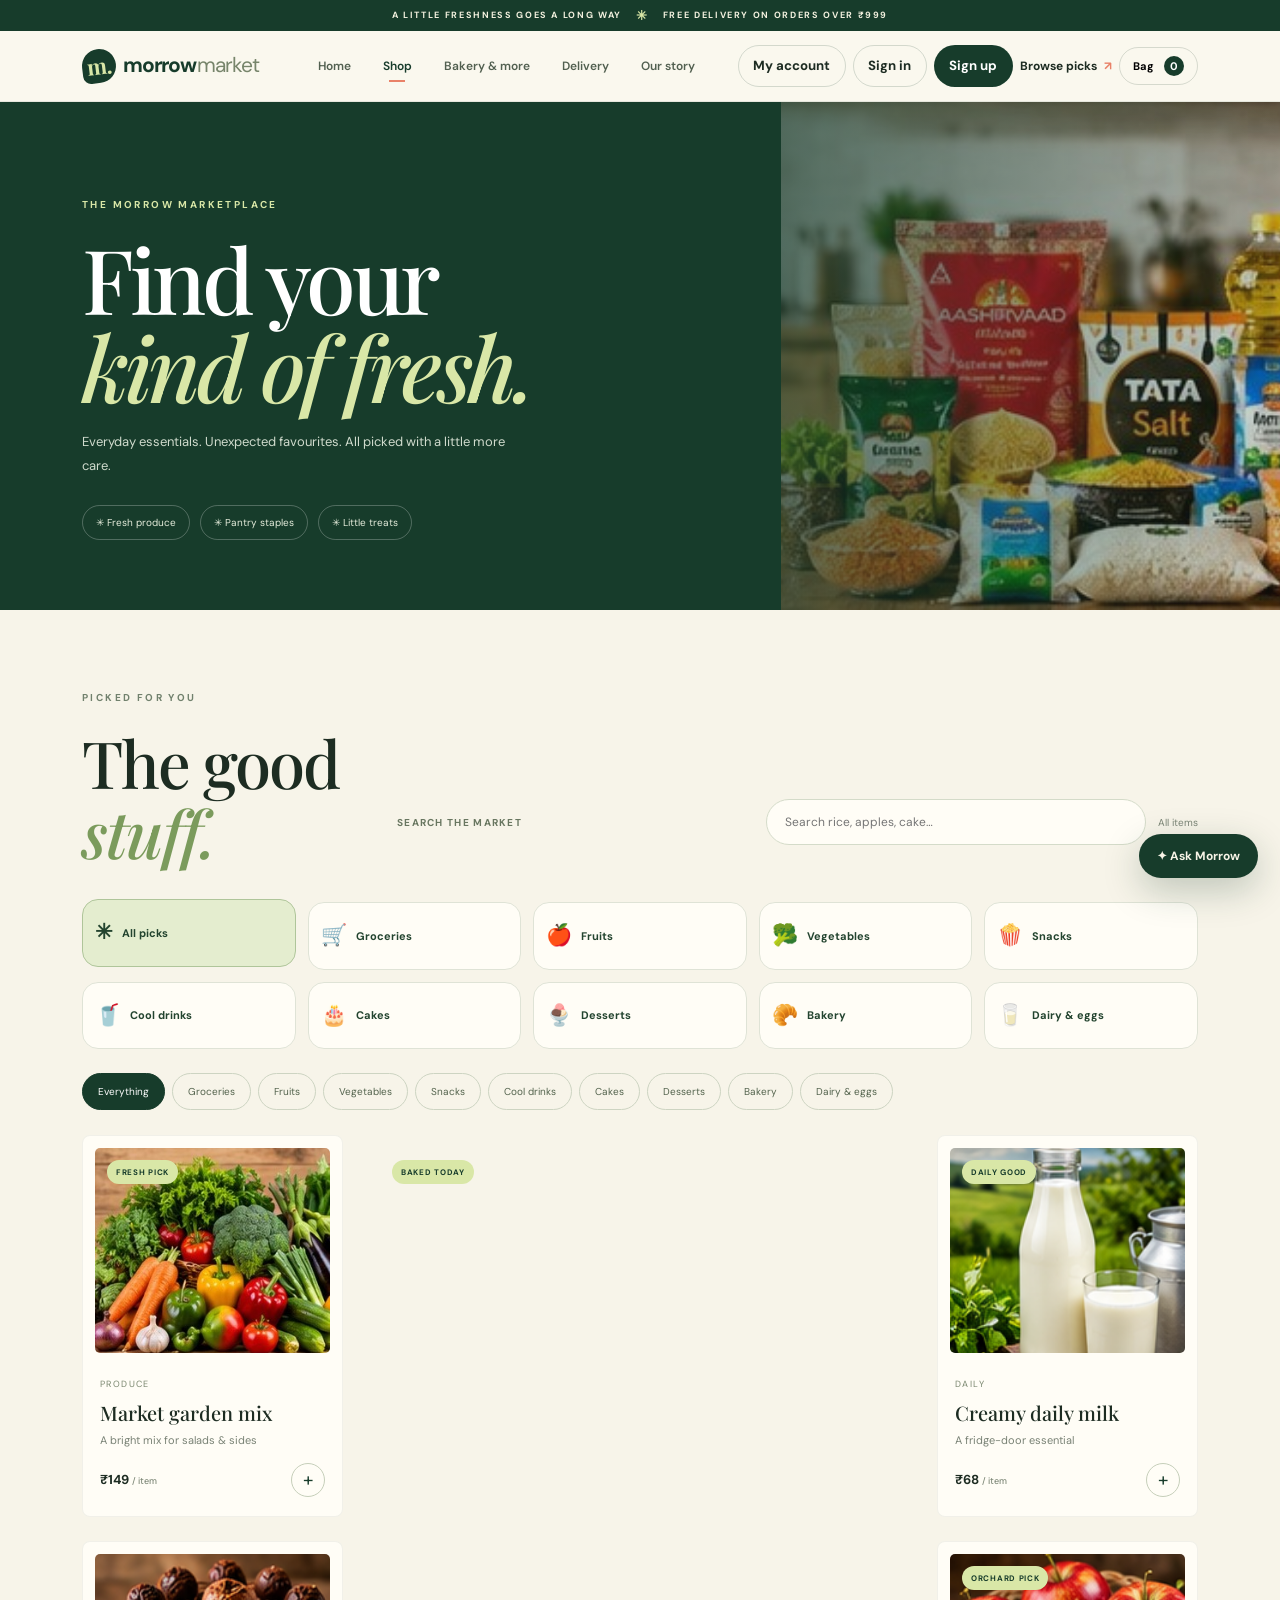
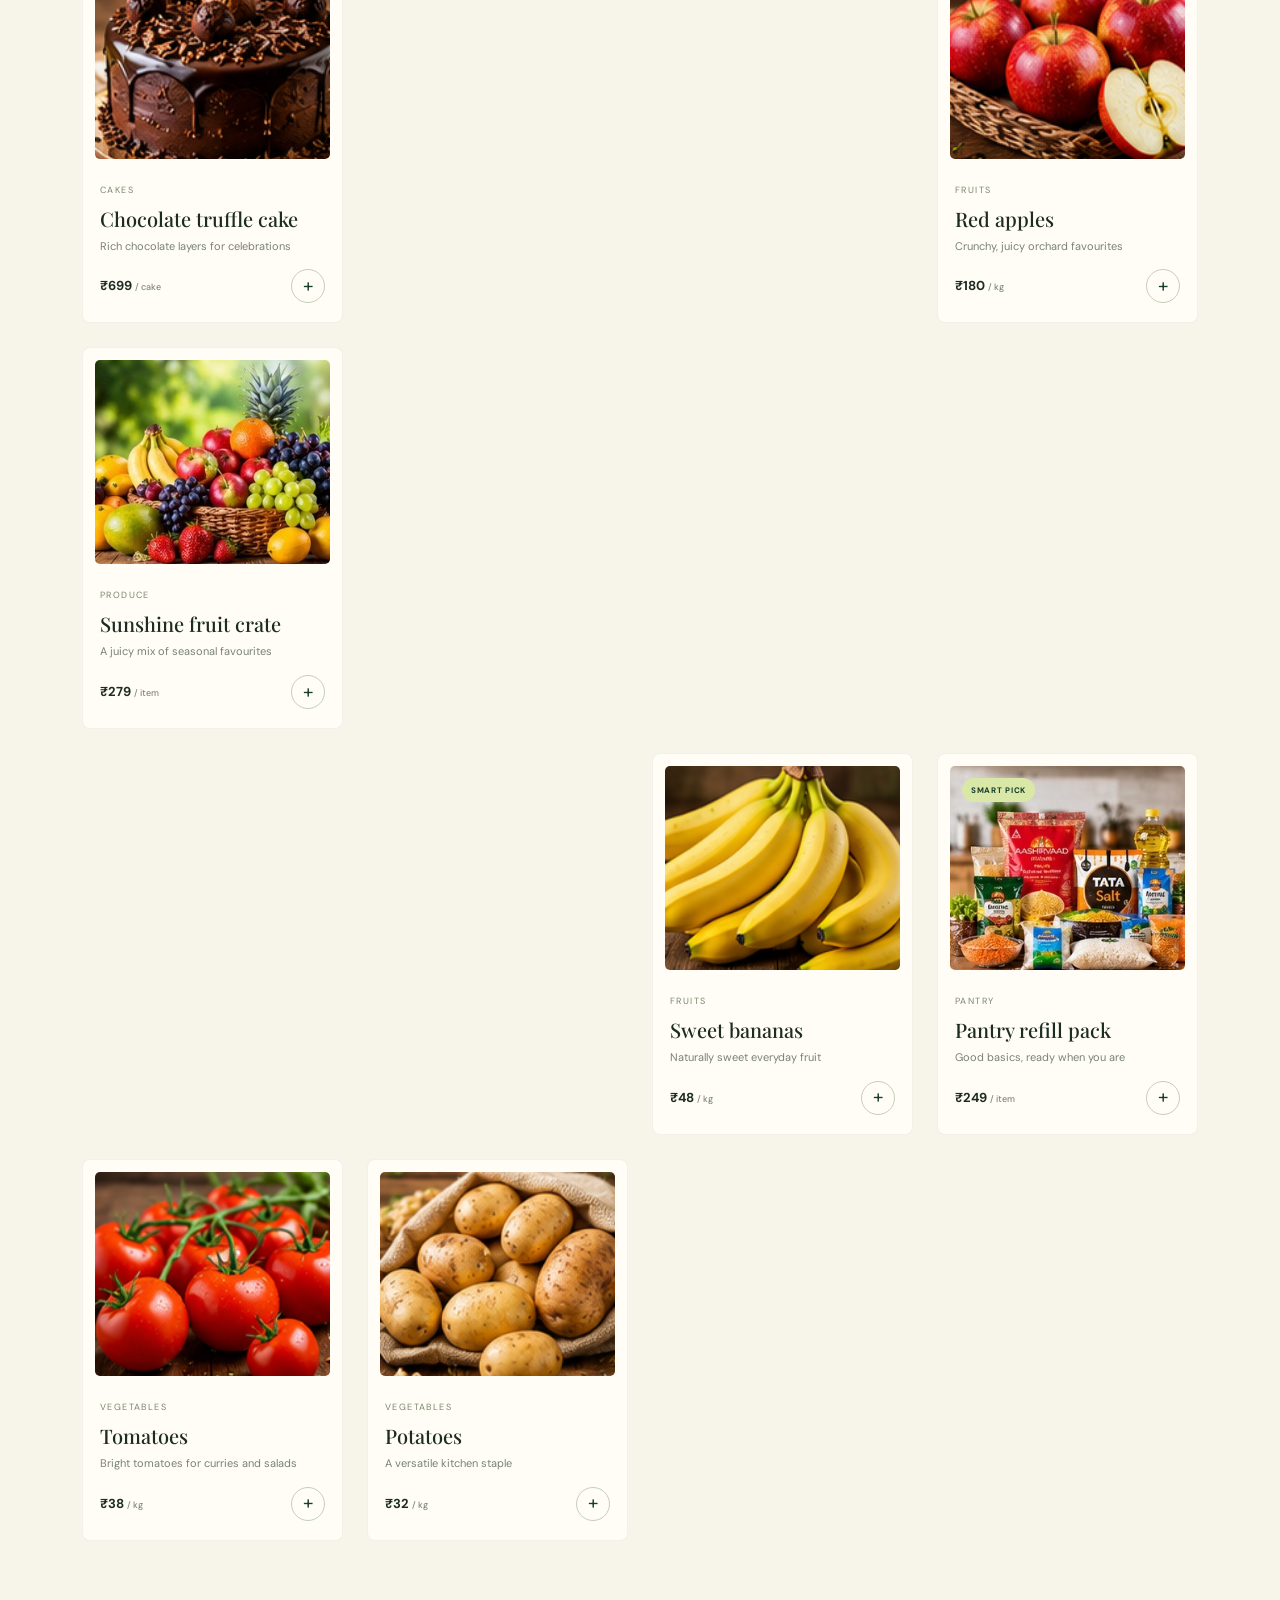
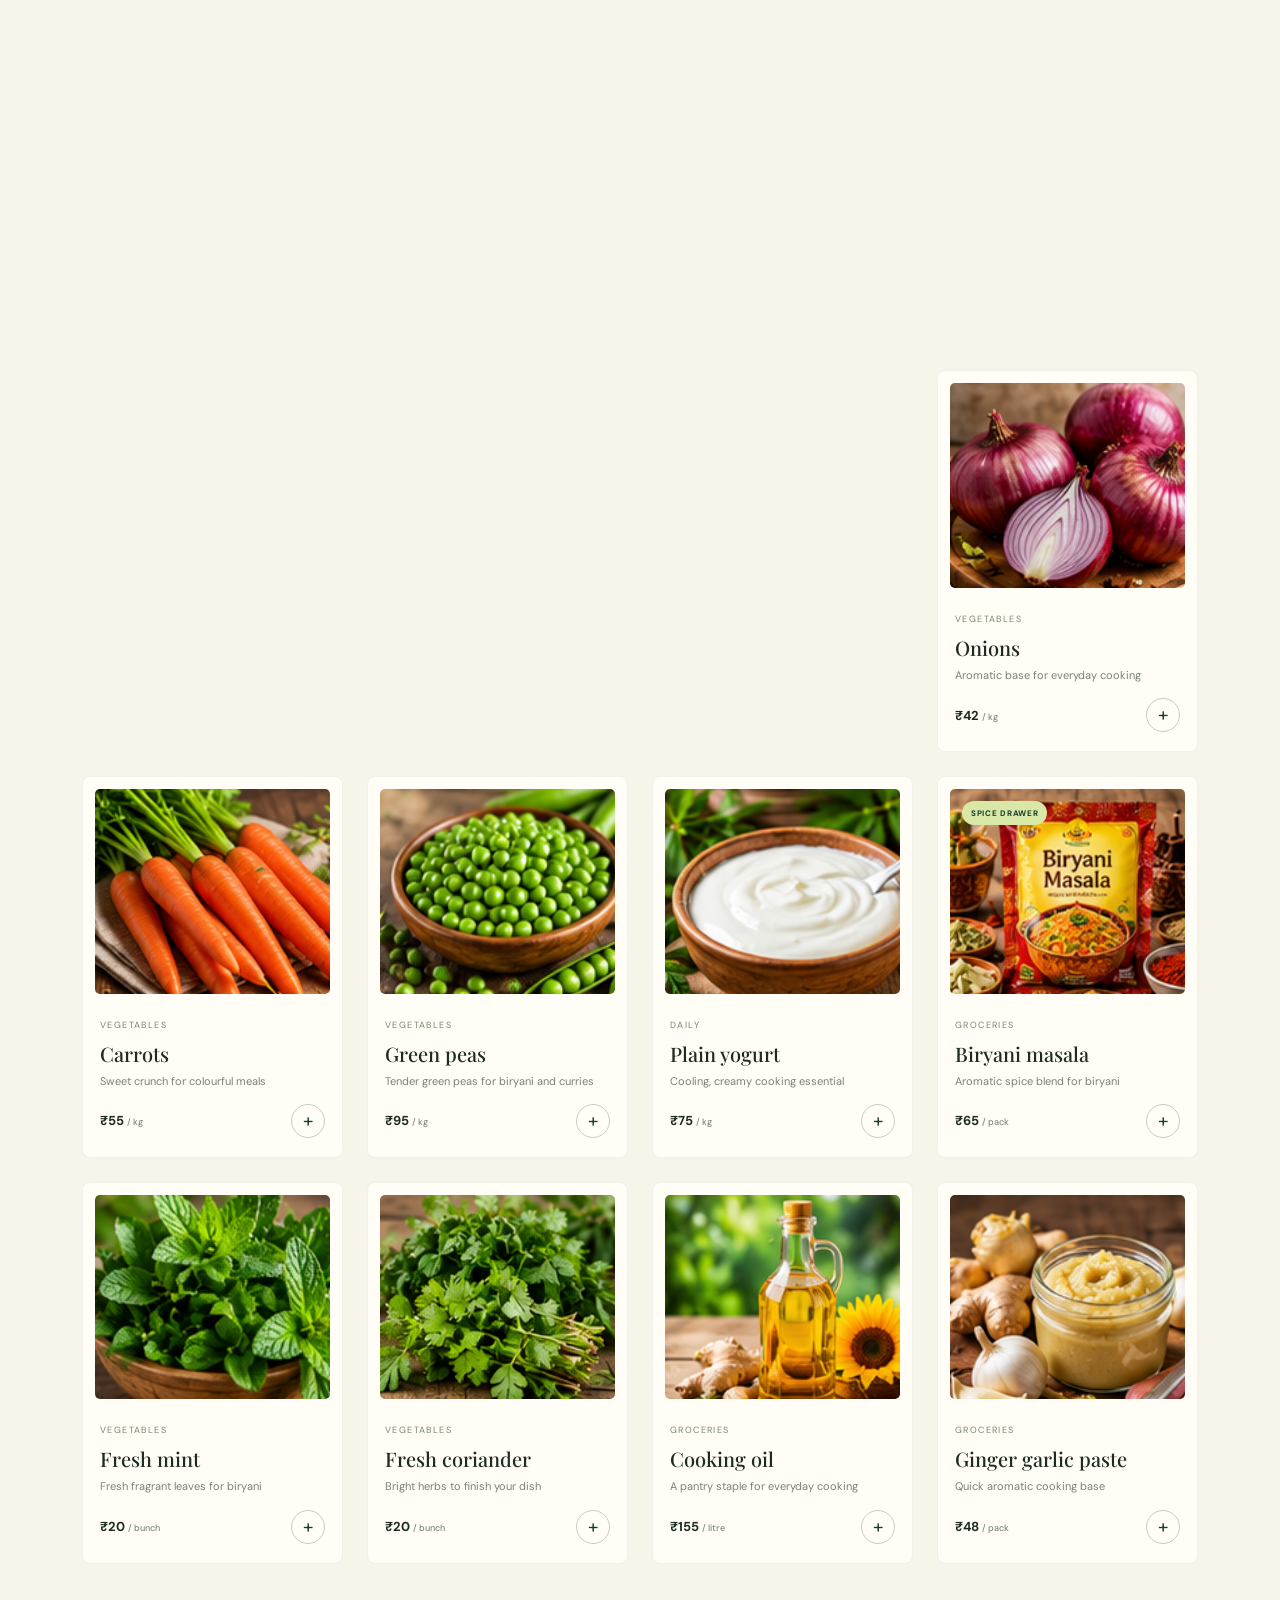
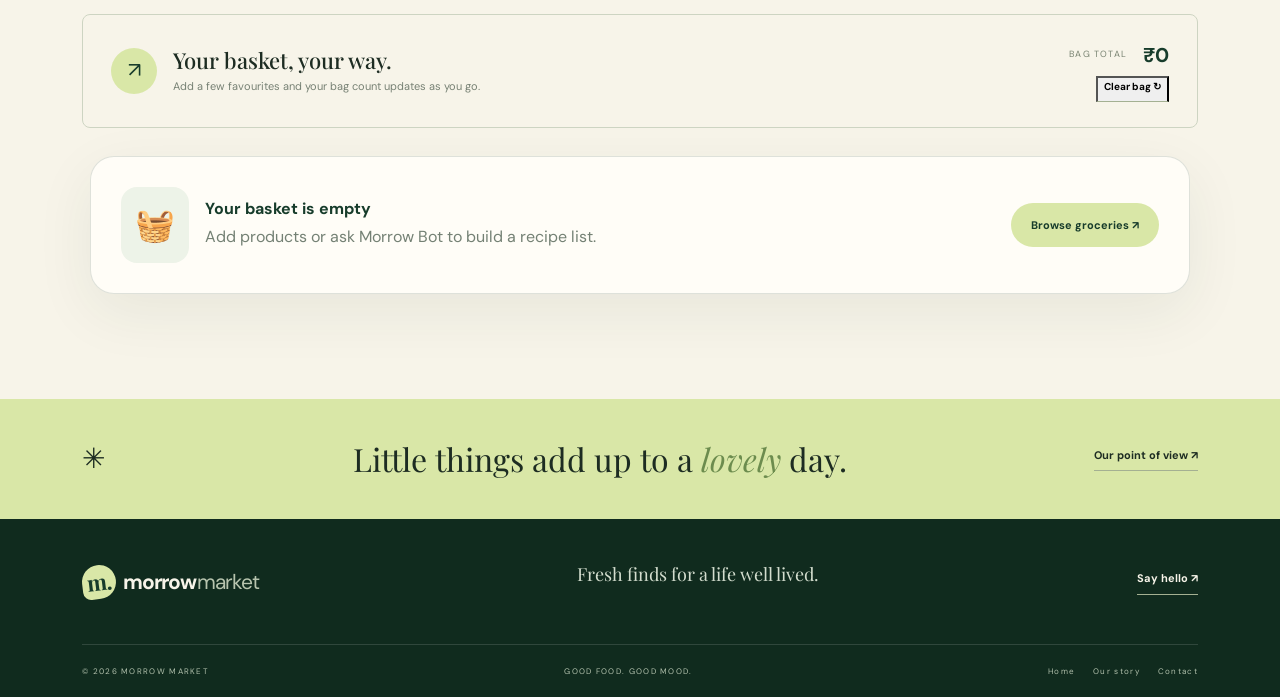
<file: shop.html>
<!doctype html><html lang="en"><head><meta charset="utf-8"><meta name="viewport" content="width=device-width,initial-scale=1"><meta name="theme-color" content="#173c2b"><title>Shop — Morrow Market</title><link href="https://fonts.googleapis.com/css2?family=DM+Sans:wght@400;500;600;700&family=Playfair+Display:wght@500;600;700&display=swap" rel="stylesheet"><link href="https://cdn.jsdelivr.net/npm/bootstrap@5.3.3/dist/css/bootstrap.min.css" rel="stylesheet"><link rel="stylesheet" href="assets/css/style.css"></head><body><div class="topline">A LITTLE FRESHNESS GOES A LONG WAY <span>✳</span> FREE DELIVERY ON ORDERS OVER ₹999</div><nav class="navbar navbar-expand-lg site-nav sticky-top"><div class="container"><a class="navbar-brand" href="index.html"><span class="brand-mark">m.</span> morrow<span class="brand-light">market</span></a><button class="navbar-toggler" type="button" data-bs-toggle="collapse" data-bs-target="#nav"><span class="navbar-toggler-icon"></span></button><div class="collapse navbar-collapse" id="nav"><ul class="navbar-nav mx-auto"><li class="nav-item"><a class="nav-link " href="index.html">Home</a></li><li class="nav-item"><a class="nav-link active" href="shop.html">Shop</a></li><li class="nav-item"><a class="nav-link " href="bakery.html">Bakery & more</a></li><li class="nav-item"><a class="nav-link " href="delivery.html">Delivery</a></li><li class="nav-item"><a class="nav-link " href="story.html">Our story</a></li></ul><div class="nav-actions"><a href="user.html" class="nav-auth-link" id="userNavLink">My account</a><a href="signin.html" class="nav-auth-link" id="signInNavLink">Sign in</a><a href="signup.html" class="nav-auth-link nav-auth-strong" id="signUpNavLink">Sign up</a><a href="#products" class="nav-shop">Browse picks <span>↗</span></a><button class="bag-button" aria-label="View basket" id="bagButton">Bag <span id="cartCount">0</span></button></div></div></div></nav>
<main><section class="page-hero shop-hero"><div class="container"><div class="eyebrow reveal">THE MORROW MARKETPLACE</div><h1 class="reveal">Find your<br><em>kind of fresh.</em></h1><p class="reveal">Everyday essentials. Unexpected favourites. All picked with a little more care.</p><div class="shop-hero-pills reveal"><span>✳ Fresh produce</span><span>✳ Pantry staples</span><span>✳ Little treats</span></div></div><div class="page-hero-art"><img src="assets/images/groceries.jpg" alt="Fresh produce illustration"></div></section>
<section class="section-pad shop-area" id="products"><div class="container"><div class="shop-tools reveal"><div><div class="eyebrow dark-eye">PICKED FOR YOU</div><h2 class="display-title">The good <em>stuff.</em></h2></div><div class="catalog-search"><label for="productSearch">Search the market</label><input id="productSearch" type="search" placeholder="Search rice, apples, cake…" autocomplete="off"><span id="searchResultCount">All items</span></div></div>
<div class="category-explorer reveal"><button class="category-chip active" data-category-jump="all"><span>✳</span> All picks</button><button class="category-chip" data-category-jump="groceries"><span>🛒</span> Groceries</button><button class="category-chip" data-category-jump="fruits"><span>🍎</span> Fruits</button><button class="category-chip" data-category-jump="vegetables"><span>🥦</span> Vegetables</button><button class="category-chip" data-category-jump="snacks"><span>🍿</span> Snacks</button><button class="category-chip" data-category-jump="drinks"><span>🥤</span> Cool drinks</button><button class="category-chip" data-category-jump="cakes"><span>🎂</span> Cakes</button><button class="category-chip" data-category-jump="desserts"><span>🍨</span> Desserts</button><button class="category-chip" data-category-jump="bakery"><span>🥐</span> Bakery</button><button class="category-chip" data-category-jump="daily"><span>🥛</span> Dairy & eggs</button></div>
<div class="filter-group catalog-filters" id="filters"><button class="filter-btn active" data-filter="all">Everything</button><button class="filter-btn" data-filter="groceries">Groceries</button><button class="filter-btn" data-filter="fruits">Fruits</button><button class="filter-btn" data-filter="vegetables">Vegetables</button><button class="filter-btn" data-filter="snacks">Snacks</button><button class="filter-btn" data-filter="drinks">Cool drinks</button><button class="filter-btn" data-filter="cakes">Cakes</button><button class="filter-btn" data-filter="desserts">Desserts</button><button class="filter-btn" data-filter="bakery">Bakery</button><button class="filter-btn" data-filter="daily">Dairy & eggs</button></div><div class="row g-4 product-row" id="allProducts"></div><div class="basket-panel reveal"><div><span class="basket-icon">↗</span><div><h3>Your basket, your way.</h3><p>Add a few favourites and your bag count updates as you go.</p></div></div><div class="basket-total">BAG TOTAL <strong id="basketTotal">₹0</strong><button id="clearBag" class="text-link">Clear bag ↻</button></div></div><div id="basketItemsPanel" class="basket-items-panel reveal"></div></div></section>
<section class="mini-banner"><div class="container reveal"><span>✳</span><p>Little things add up to a <em>lovely</em> day.</p><a href="story.html" class="text-link">Our point of view ↗</a></div></section></main>
<footer class="site-footer"><div class="container"><div class="footer-top"><a class="navbar-brand footer-brand" href="index.html"><span class="brand-mark">m.</span> morrow<span class="brand-light">market</span></a><p>Fresh finds for a life well lived.</p><a href="mailto:hello@morrowmarket.example" class="text-link">Say hello ↗</a></div><div class="footer-bottom"><span>© 2026 MORROW MARKET</span><span>GOOD FOOD. GOOD MOOD.</span><div><a href="index.html">Home</a><a href="story.html">Our story</a><a href="mailto:hello@morrowmarket.example">Contact</a></div></div></div></footer><div class="morrow-bot-launcher"><button id="morrowBotToggle" aria-label="Open Morrow grocery assistant">✦ <span>Ask Morrow</span></button></div><aside class="morrow-bot-panel" id="morrowBotPanel" hidden aria-label="Morrow grocery assistant"><div class="bot-head"><div class="bot-avatar">m✦</div><div><strong>Morrow Bot</strong><small>Grocery list helper · Multilingual voice</small></div><button id="morrowBotClose" aria-label="Close assistant">×</button></div><div class="bot-intro">Tell me what you're cooking or buying. I can turn your message into a shopping list with quantities.</div><div class="bot-messages" id="morrowBotMessages"><div class="bot-bubble bot">Hi! What do you need today? Try “2 kg tomatoes, 500 grams apples, 1 cake” or type in your language.</div></div><div class="bot-controls"><select id="morrowBotLanguage" aria-label="Voice recognition language"><option value="en-IN">English</option><option value="ta-IN">தமிழ் · Tamil</option><option value="hi-IN">हिन्दी · Hindi</option><option value="te-IN">తెలుగు · Telugu</option><option value="ml-IN">മലയാളം · Malayalam</option><option value="kn-IN">ಕನ್ನಡ · Kannada</option></select><div class="bot-input-row"><input id="morrowBotInput" type="text" placeholder="e.g. 2 kg tomatoes…" aria-label="Your grocery list"><button id="morrowBotMic" type="button">🎙 Speak</button><button id="morrowBotSend" type="button" aria-label="Send message">➤</button></div><small>Voice support depends on your browser and selected language. Demo assistant; review your basket before checkout.</small></div></aside><div class="toast-message" id="toastMessage" role="status"></div><script src="https://cdn.jsdelivr.net/npm/bootstrap@5.3.3/dist/js/bootstrap.bundle.min.js"></script><script src="assets/js/auth.js"></script><script src="assets/js/app.js"></script></body></html>
</file>
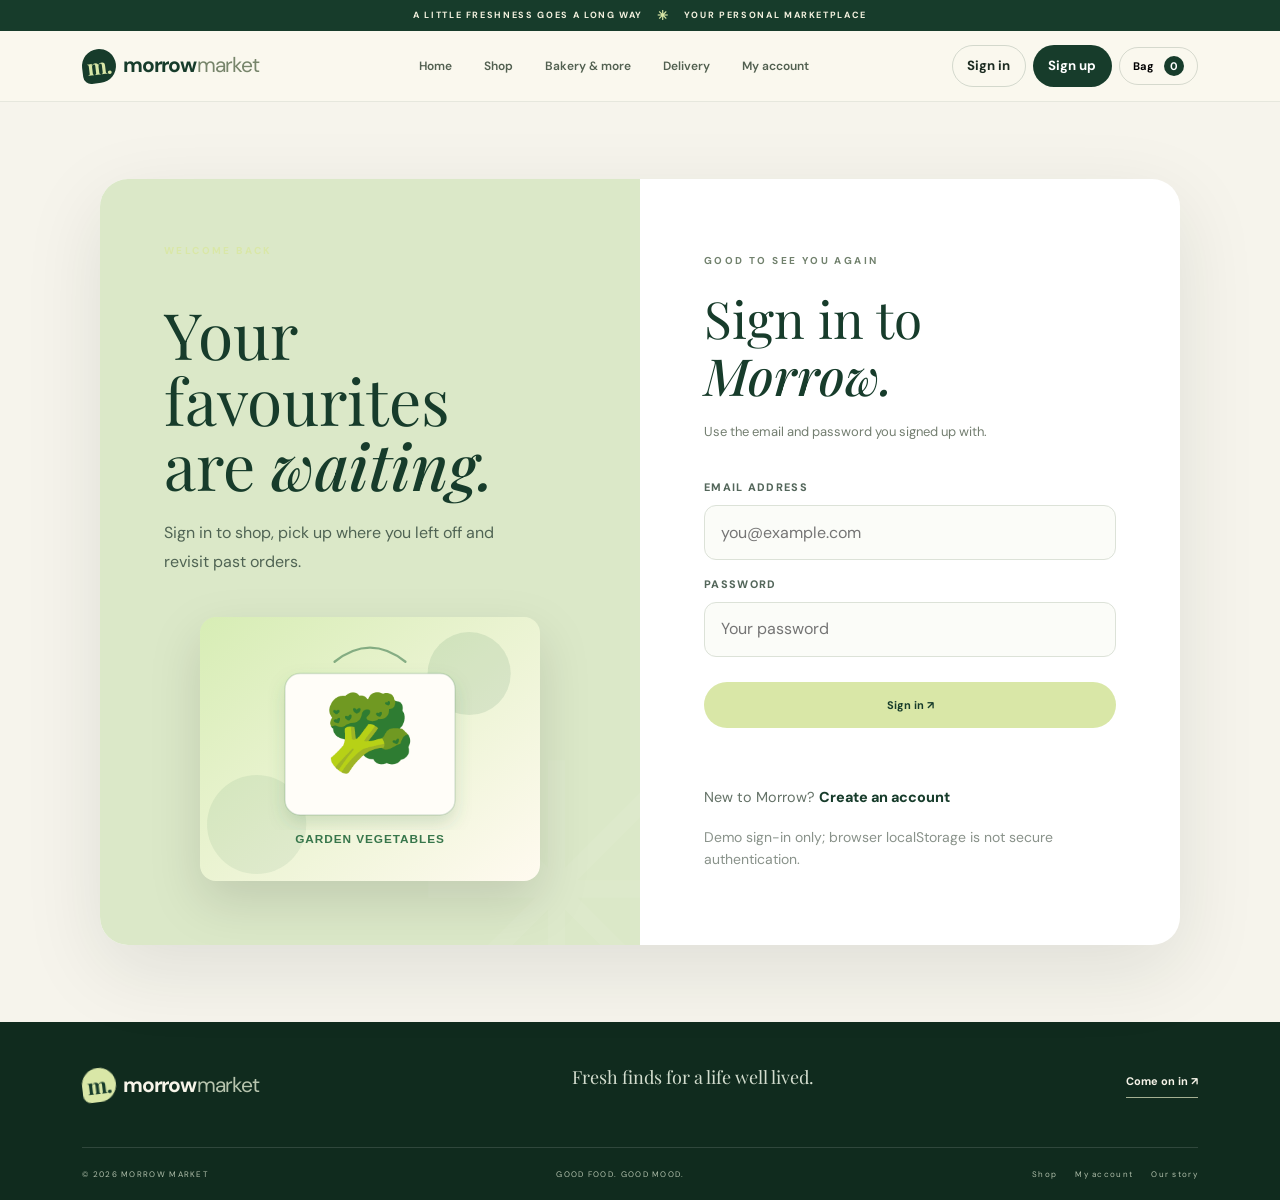
<file: signin.html>
<!doctype html><html lang="en"><head><meta charset="utf-8"><meta name="viewport" content="width=device-width,initial-scale=1"><meta name="theme-color" content="#173c2b"><title>Sign in — Morrow Market</title><link href="https://fonts.googleapis.com/css2?family=DM+Sans:wght@400;500;600;700&family=Playfair+Display:wght@500;600;700&display=swap" rel="stylesheet"><link href="https://cdn.jsdelivr.net/npm/bootstrap@5.3.3/dist/css/bootstrap.min.css" rel="stylesheet"><link rel="stylesheet" href="assets/css/style.css"></head><body><div class="topline">A LITTLE FRESHNESS GOES A LONG WAY <span>✳</span> YOUR PERSONAL MARKETPLACE</div><nav class="navbar navbar-expand-lg site-nav sticky-top"><div class="container"><a class="navbar-brand" href="index.html"><span class="brand-mark">m.</span> morrow<span class="brand-light">market</span></a><button class="navbar-toggler" type="button" data-bs-toggle="collapse" data-bs-target="#nav"><span class="navbar-toggler-icon"></span></button><div class="collapse navbar-collapse" id="nav"><ul class="navbar-nav mx-auto"><li class="nav-item"><a class="nav-link" href="index.html">Home</a></li><li class="nav-item"><a class="nav-link" href="shop.html">Shop</a></li><li class="nav-item"><a class="nav-link" href="bakery.html">Bakery & more</a></li><li class="nav-item"><a class="nav-link" href="delivery.html">Delivery</a></li><li class="nav-item"><a class="nav-link" href="user.html">My account</a></li></ul><div class="nav-actions"><a href="signin.html" class="nav-auth-link">Sign in</a><a href="signup.html" class="nav-auth-link nav-auth-strong">Sign up</a><button class="bag-button" id="bagButton">Bag <span id="cartCount">0</span></button></div></div></div></nav><main class="auth-page"><div class="container"><div class="auth-shell"><div class="auth-art signin-art"><span class="eyebrow">WELCOME BACK</span><h1>Your favourites<br>are <em>waiting.</em></h1><p>Sign in to shop, pick up where you left off and revisit past orders.</p><img src="assets/images/veggie-box.svg" alt="Fresh vegetables"></div><div class="auth-form-wrap"><span class="eyebrow dark-eye">GOOD TO SEE YOU AGAIN</span><h2>Sign in to <em>Morrow.</em></h2><p class="muted-copy">Use the email and password you signed up with.</p><form id="signinForm" class="auth-form"><label for="signinEmail">EMAIL ADDRESS</label><input id="signinEmail" name="email" type="email" autocomplete="email" required placeholder="you@example.com"><label for="signinPassword">PASSWORD</label><input id="signinPassword" name="password" type="password" autocomplete="current-password" required placeholder="Your password"><button class="btn btn-green w-100" type="submit">Sign in ↗</button><p id="authMessage" class="auth-message" role="status"></p></form><p class="auth-switch">New to Morrow? <a href="signup.html">Create an account</a></p><small class="auth-note">Demo sign-in only; browser localStorage is not secure authentication.</small></div></div></div></main><footer class="site-footer"><div class="container"><div class="footer-top"><a class="navbar-brand footer-brand" href="index.html"><span class="brand-mark">m.</span> morrow<span class="brand-light">market</span></a><p>Fresh finds for a life well lived.</p><a href="shop.html" class="text-link">Come on in ↗</a></div><div class="footer-bottom"><span>© 2026 MORROW MARKET</span><span>GOOD FOOD. GOOD MOOD.</span><div><a href="shop.html">Shop</a><a href="user.html">My account</a><a href="story.html">Our story</a></div></div></div></footer><div class="toast-message" id="toastMessage" role="status"></div><script src="https://cdn.jsdelivr.net/npm/bootstrap@5.3.3/dist/js/bootstrap.bundle.min.js"></script><script src="assets/js/auth.js"></script><script src="assets/js/app.js"></script></body></html>
</file>
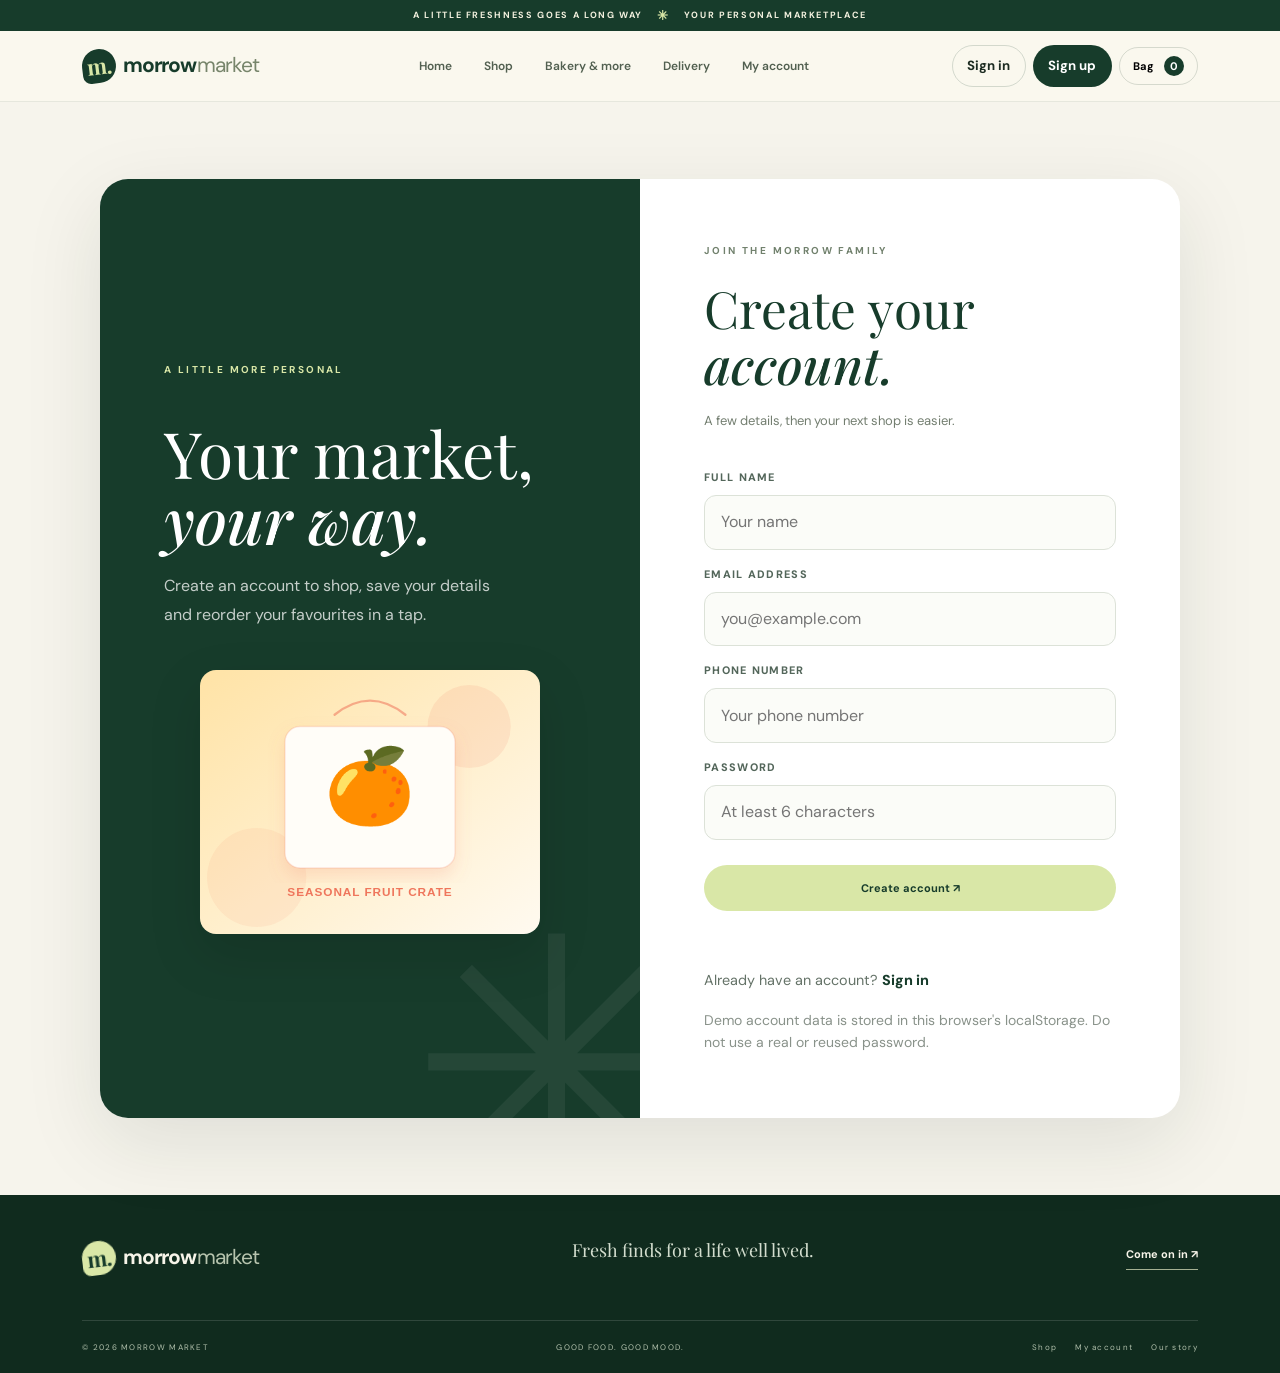
<file: signup.html>
<!doctype html><html lang="en"><head><meta charset="utf-8"><meta name="viewport" content="width=device-width,initial-scale=1"><meta name="theme-color" content="#173c2b"><title>Sign up — Morrow Market</title><link href="https://fonts.googleapis.com/css2?family=DM+Sans:wght@400;500;600;700&family=Playfair+Display:wght@500;600;700&display=swap" rel="stylesheet"><link href="https://cdn.jsdelivr.net/npm/bootstrap@5.3.3/dist/css/bootstrap.min.css" rel="stylesheet"><link rel="stylesheet" href="assets/css/style.css"></head><body><div class="topline">A LITTLE FRESHNESS GOES A LONG WAY <span>✳</span> YOUR PERSONAL MARKETPLACE</div><nav class="navbar navbar-expand-lg site-nav sticky-top"><div class="container"><a class="navbar-brand" href="index.html"><span class="brand-mark">m.</span> morrow<span class="brand-light">market</span></a><button class="navbar-toggler" type="button" data-bs-toggle="collapse" data-bs-target="#nav"><span class="navbar-toggler-icon"></span></button><div class="collapse navbar-collapse" id="nav"><ul class="navbar-nav mx-auto"><li class="nav-item"><a class="nav-link" href="index.html">Home</a></li><li class="nav-item"><a class="nav-link" href="shop.html">Shop</a></li><li class="nav-item"><a class="nav-link" href="bakery.html">Bakery & more</a></li><li class="nav-item"><a class="nav-link" href="delivery.html">Delivery</a></li><li class="nav-item"><a class="nav-link" href="user.html">My account</a></li></ul><div class="nav-actions"><a href="signin.html" class="nav-auth-link">Sign in</a><a href="signup.html" class="nav-auth-link nav-auth-strong">Sign up</a><button class="bag-button" id="bagButton">Bag <span id="cartCount">0</span></button></div></div></div></nav><main class="auth-page"><div class="container"><div class="auth-shell"><div class="auth-art"><span class="eyebrow">A LITTLE MORE PERSONAL</span><h1>Your market,<br><em>your way.</em></h1><p>Create an account to shop, save your details and reorder your favourites in a tap.</p><img src="assets/images/fruit-crate.svg" alt="Fresh market produce"></div><div class="auth-form-wrap"><span class="eyebrow dark-eye">JOIN THE MORROW FAMILY</span><h2>Create your <em>account.</em></h2><p class="muted-copy">A few details, then your next shop is easier.</p><form id="signupForm" class="auth-form"><label for="signupName">FULL NAME</label><input id="signupName" name="name" autocomplete="name" required minlength="2" placeholder="Your name"><label for="signupEmail">EMAIL ADDRESS</label><input id="signupEmail" name="email" type="email" autocomplete="email" required placeholder="you@example.com"><label for="signupPhone">PHONE NUMBER</label><input id="signupPhone" name="phone" type="tel" autocomplete="tel" required pattern="[0-9 +()-]{8,}" placeholder="Your phone number"><label for="signupPassword">PASSWORD</label><input id="signupPassword" name="password" type="password" autocomplete="new-password" required minlength="6" placeholder="At least 6 characters"><button class="btn btn-green w-100" type="submit">Create account ↗</button><p id="authMessage" class="auth-message" role="status"></p></form><p class="auth-switch">Already have an account? <a href="signin.html">Sign in</a></p><small class="auth-note">Demo account data is stored in this browser's localStorage. Do not use a real or reused password.</small></div></div></div></main><footer class="site-footer"><div class="container"><div class="footer-top"><a class="navbar-brand footer-brand" href="index.html"><span class="brand-mark">m.</span> morrow<span class="brand-light">market</span></a><p>Fresh finds for a life well lived.</p><a href="shop.html" class="text-link">Come on in ↗</a></div><div class="footer-bottom"><span>© 2026 MORROW MARKET</span><span>GOOD FOOD. GOOD MOOD.</span><div><a href="shop.html">Shop</a><a href="user.html">My account</a><a href="story.html">Our story</a></div></div></div></footer><div class="toast-message" id="toastMessage" role="status"></div><script src="https://cdn.jsdelivr.net/npm/bootstrap@5.3.3/dist/js/bootstrap.bundle.min.js"></script><script src="assets/js/auth.js"></script><script src="assets/js/app.js"></script></body></html>
</file>
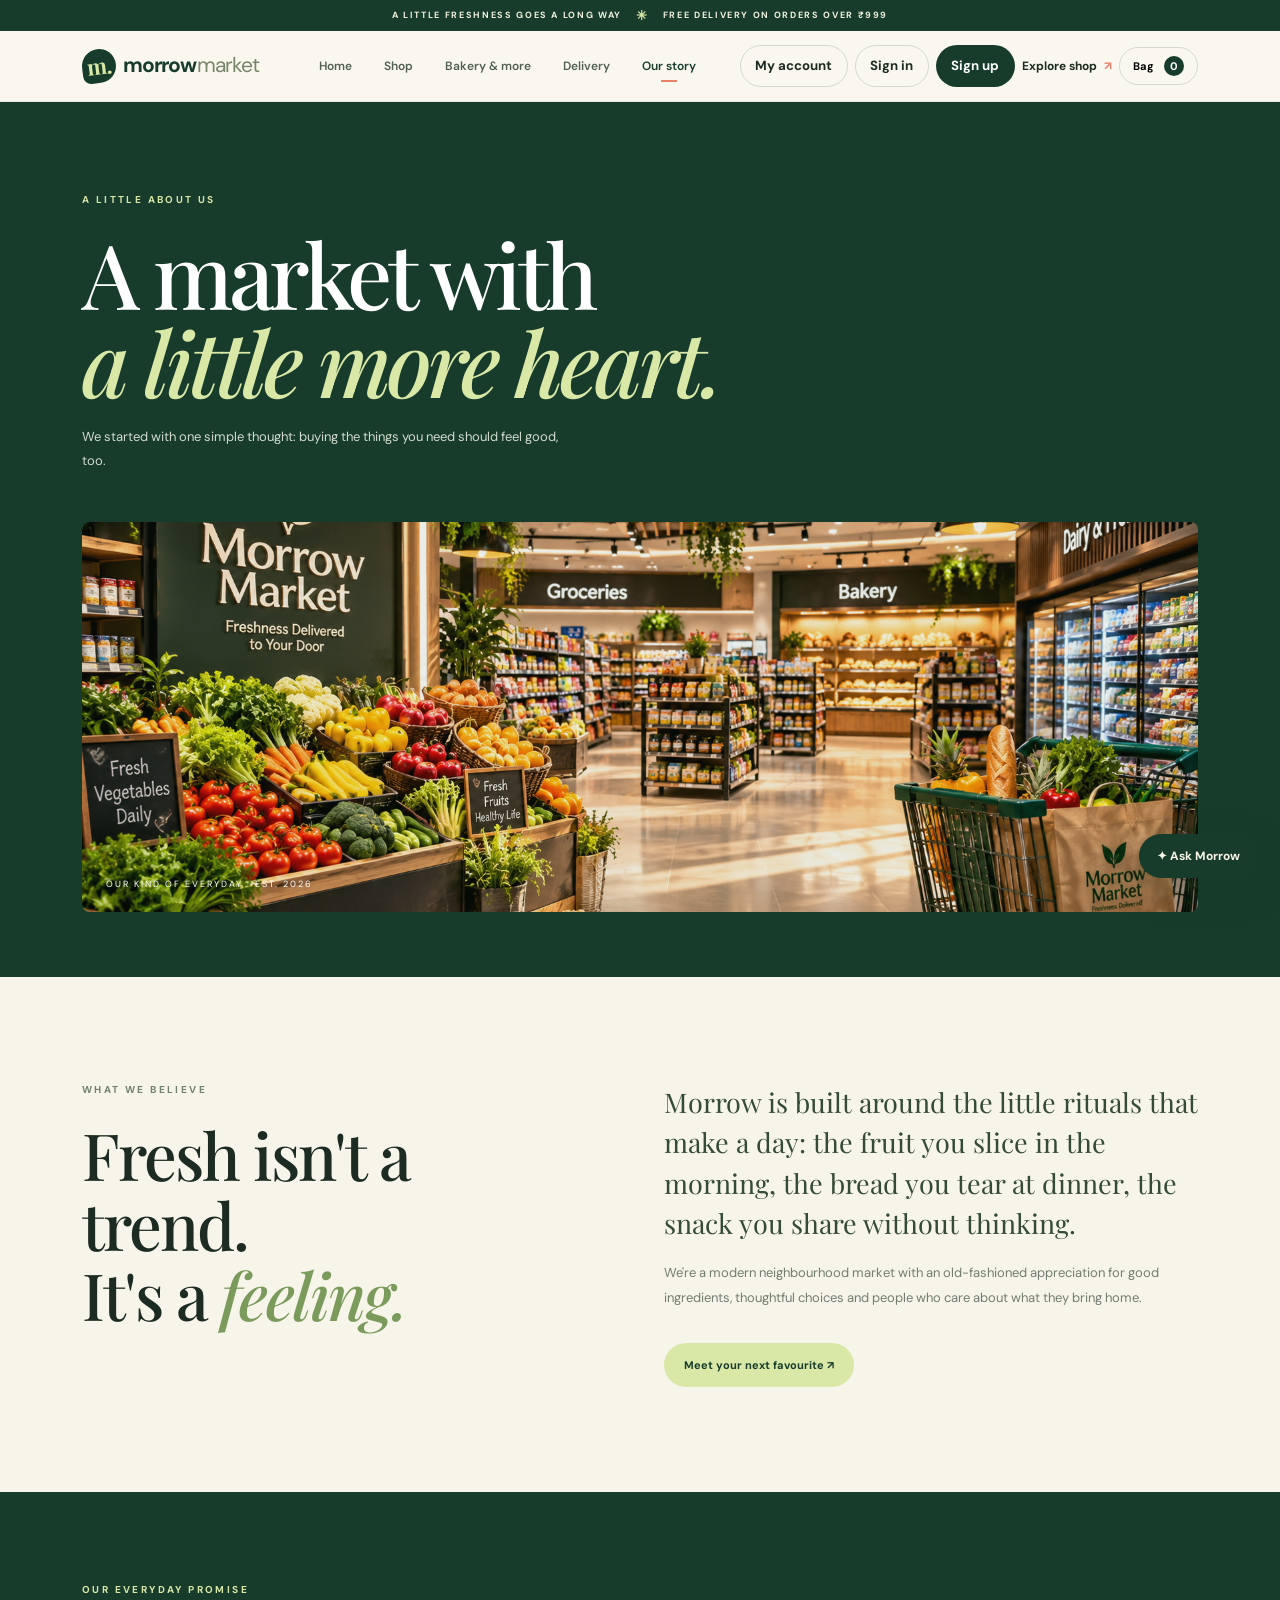
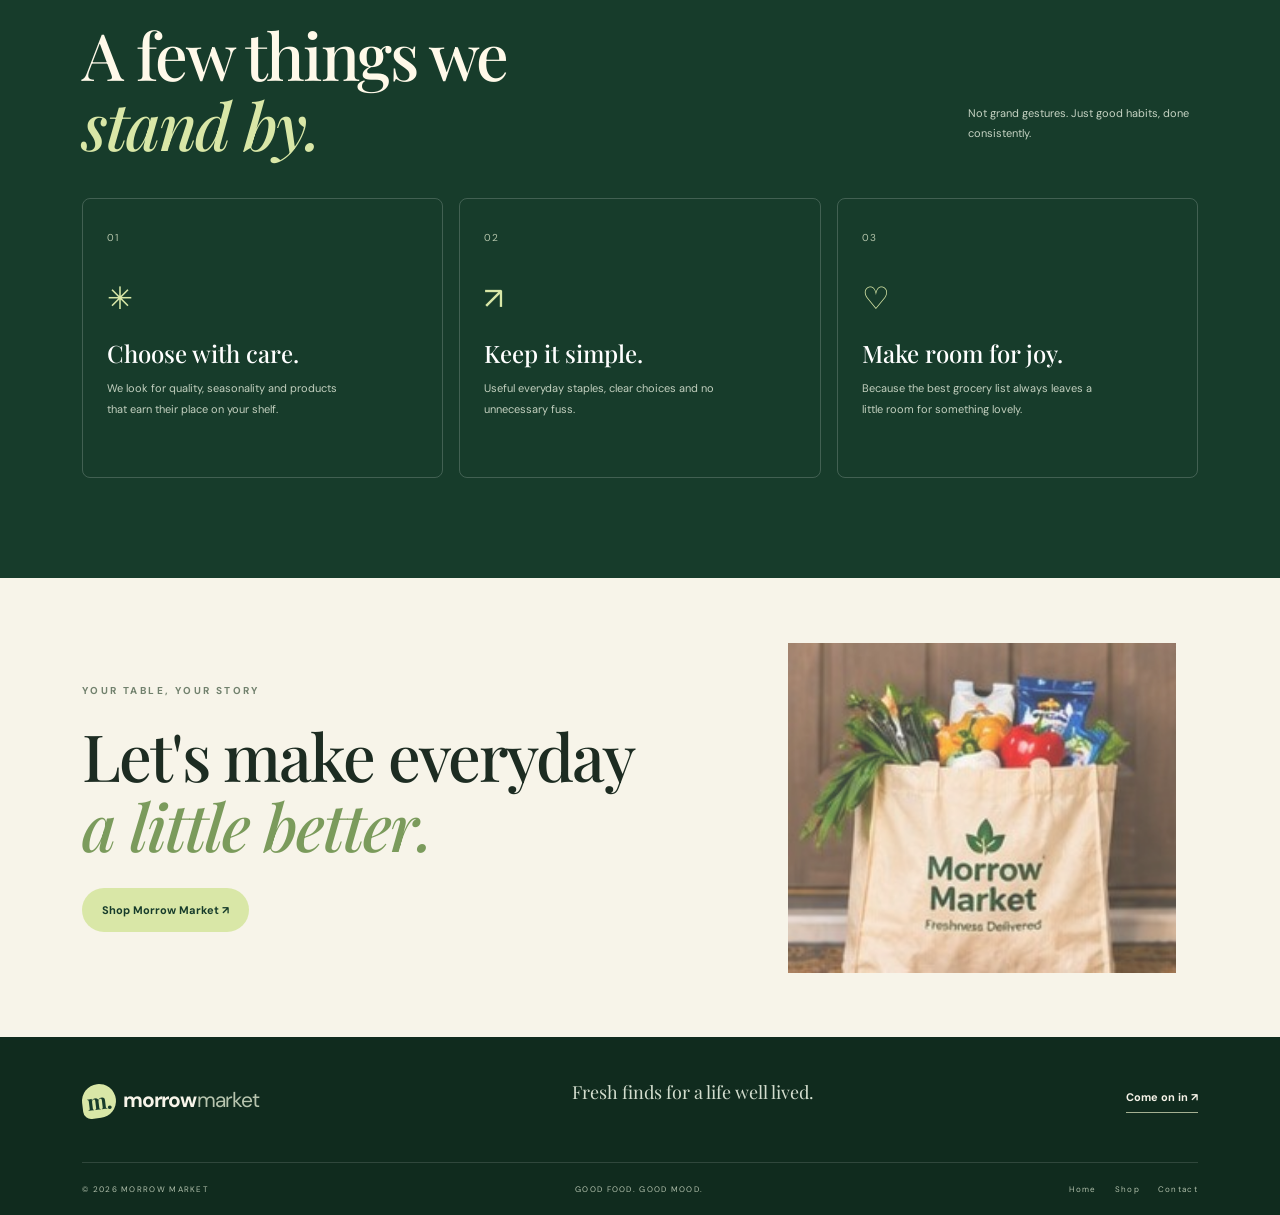
<file: story.html>
<!doctype html><html lang="en"><head><meta charset="utf-8"><meta name="viewport" content="width=device-width,initial-scale=1"><meta name="theme-color" content="#173c2b"><title>Our Story — Morrow Market</title><link href="https://fonts.googleapis.com/css2?family=DM+Sans:wght@400;500;600;700&family=Playfair+Display:wght@500;600;700&display=swap" rel="stylesheet"><link href="https://cdn.jsdelivr.net/npm/bootstrap@5.3.3/dist/css/bootstrap.min.css" rel="stylesheet"><link rel="stylesheet" href="assets/css/style.css"></head><body><div class="topline">A LITTLE FRESHNESS GOES A LONG WAY <span>✳</span> FREE DELIVERY ON ORDERS OVER ₹999</div><nav class="navbar navbar-expand-lg site-nav sticky-top"><div class="container"><a class="navbar-brand" href="index.html"><span class="brand-mark">m.</span> morrow<span class="brand-light">market</span></a><button class="navbar-toggler" type="button" data-bs-toggle="collapse" data-bs-target="#nav"><span class="navbar-toggler-icon"></span></button><div class="collapse navbar-collapse" id="nav"><ul class="navbar-nav mx-auto"><li class="nav-item"><a class="nav-link " href="index.html">Home</a></li><li class="nav-item"><a class="nav-link " href="shop.html">Shop</a></li><li class="nav-item"><a class="nav-link " href="bakery.html">Bakery & more</a></li><li class="nav-item"><a class="nav-link " href="delivery.html">Delivery</a></li><li class="nav-item"><a class="nav-link active" href="story.html">Our story</a></li></ul><div class="nav-actions"><a href="user.html" class="nav-auth-link" id="userNavLink">My account</a><a href="signin.html" class="nav-auth-link" id="signInNavLink">Sign in</a><a href="signup.html" class="nav-auth-link nav-auth-strong" id="signUpNavLink">Sign up</a><a href="shop.html" class="nav-shop">Explore shop <span>↗</span></a><button class="bag-button" aria-label="View basket" id="bagButton">Bag <span id="cartCount">0</span></button></div></div></div></nav>
<main><section class="story-hero"><div class="container"><div class="eyebrow reveal">A LITTLE ABOUT US</div><h1 class="reveal">A market with<br><em>a little more heart.</em></h1><p class="reveal">We started with one simple thought: buying the things you need should feel good, too.</p><div class="story-hero-image reveal"><img src="assets/images/home.png" alt="Morrow Market fresh, colourful produce illustration"><span>OUR KIND OF EVERYDAY · EST. 2026</span></div></div></section>
<section class="section-pad story-belief"><div class="container"><div class="row g-5 align-items-start"><div class="col-lg-5 reveal"><div class="eyebrow dark-eye">WHAT WE BELIEVE</div><h2 class="display-title">Fresh isn't a trend.<br>It's a <em>feeling.</em></h2></div><div class="col-lg-6 ms-auto reveal"><p class="story-lead">Morrow is built around the little rituals that make a day: the fruit you slice in the morning, the bread you tear at dinner, the snack you share without thinking.</p><p class="muted-copy">We're a modern neighbourhood market with an old-fashioned appreciation for good ingredients, thoughtful choices and people who care about what they bring home.</p><a href="shop.html" class="btn btn-green mt-3">Meet your next favourite ↗</a></div></div></div></section>
<section class="values-section"><div class="container"><div class="section-heading reveal"><div><div class="eyebrow">OUR EVERYDAY PROMISE</div><h2 class="display-title light-title">A few things we<br><em>stand by.</em></h2></div><p>Not grand gestures. Just good habits, done consistently.</p></div><div class="row g-3"><div class="col-md-4"><article class="value-card reveal"><span>01</span><div class="value-symbol">✳</div><h3>Choose with care.</h3><p>We look for quality, seasonality and products that earn their place on your shelf.</p></article></div><div class="col-md-4"><article class="value-card reveal"><span>02</span><div class="value-symbol">↗</div><h3>Keep it simple.</h3><p>Useful everyday staples, clear choices and no unnecessary fuss.</p></article></div><div class="col-md-4"><article class="value-card reveal"><span>03</span><div class="value-symbol">♡</div><h3>Make room for joy.</h3><p>Because the best grocery list always leaves a little room for something lovely.</p></article></div></div></div></section>
<section class="story-closer section-pad"><div class="container reveal"><div class="eyebrow dark-eye">YOUR TABLE, YOUR STORY</div><h2 class="display-title">Let's make everyday<br><em>a little better.</em></h2><a class="btn btn-green" href="shop.html">Shop Morrow Market ↗</a><img src="assets/images/delivery-bag.jpg" alt="Golden fresh baked bread" class="closer-image"></div></section></main>
<footer class="site-footer"><div class="container"><div class="footer-top"><a class="navbar-brand footer-brand" href="index.html"><span class="brand-mark">m.</span> morrow<span class="brand-light">market</span></a><p>Fresh finds for a life well lived.</p><a href="shop.html" class="text-link">Come on in ↗</a></div><div class="footer-bottom"><span>© 2026 MORROW MARKET</span><span>GOOD FOOD. GOOD MOOD.</span><div><a href="index.html">Home</a><a href="shop.html">Shop</a><a href="mailto:hello@morrowmarket.example">Contact</a></div></div></div></footer><div class="morrow-bot-launcher"><button id="morrowBotToggle" aria-label="Open Morrow grocery assistant">✦ <span>Ask Morrow</span></button></div><aside class="morrow-bot-panel" id="morrowBotPanel" hidden aria-label="Morrow grocery assistant"><div class="bot-head"><div class="bot-avatar">m✦</div><div><strong>Morrow Bot</strong><small>Grocery list helper · Multilingual voice</small></div><button id="morrowBotClose" aria-label="Close assistant">×</button></div><div class="bot-intro">Tell me what you're cooking or buying. I can turn your message into a shopping list with quantities.</div><div class="bot-messages" id="morrowBotMessages"><div class="bot-bubble bot">Hi! What do you need today? Try “2 kg tomatoes, 500 grams apples, 1 cake” or type in your language.</div></div><div class="bot-controls"><select id="morrowBotLanguage" aria-label="Voice recognition language"><option value="en-IN">English</option><option value="ta-IN">தமிழ் · Tamil</option><option value="hi-IN">हिन्दी · Hindi</option><option value="te-IN">తెలుగు · Telugu</option><option value="ml-IN">മലയാളം · Malayalam</option><option value="kn-IN">ಕನ್ನಡ · Kannada</option></select><div class="bot-input-row"><input id="morrowBotInput" type="text" placeholder="e.g. 2 kg tomatoes…" aria-label="Your grocery list"><button id="morrowBotMic" type="button">🎙 Speak</button><button id="morrowBotSend" type="button" aria-label="Send message">➤</button></div><small>Voice support depends on your browser and selected language. Demo assistant; review your basket before checkout.</small></div></aside><div class="toast-message" id="toastMessage" role="status"></div><script src="https://cdn.jsdelivr.net/npm/bootstrap@5.3.3/dist/js/bootstrap.bundle.min.js"></script><script src="assets/js/auth.js"></script><script src="assets/js/app.js"></script></body></html>
</file>
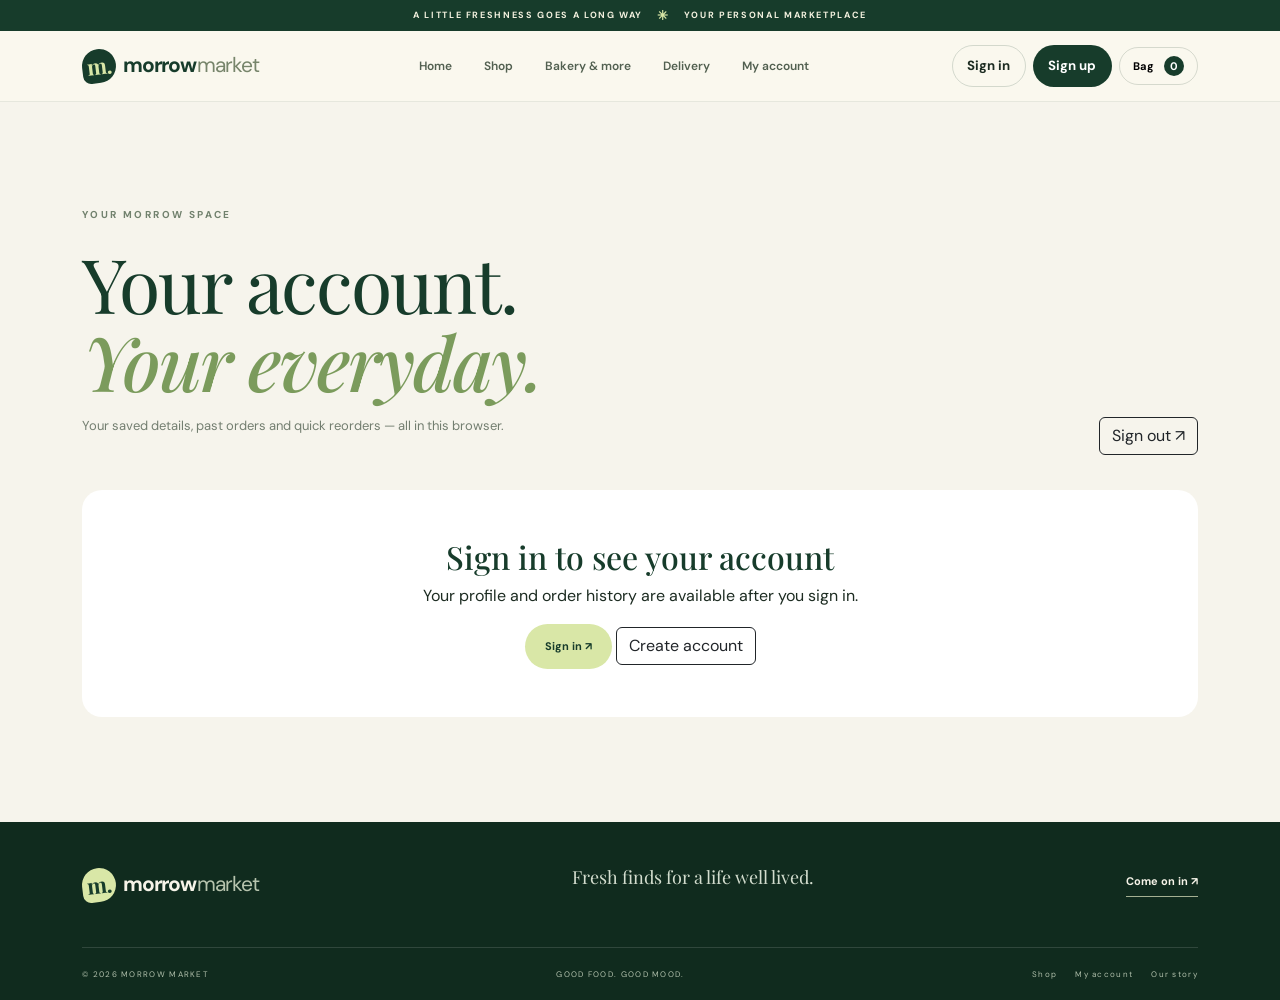
<file: user.html>
<!doctype html><html lang="en"><head><meta charset="utf-8"><meta name="viewport" content="width=device-width,initial-scale=1"><meta name="theme-color" content="#173c2b"><title>My account — Morrow Market</title><link href="https://fonts.googleapis.com/css2?family=DM+Sans:wght@400;500;600;700&family=Playfair+Display:wght@500;600;700&display=swap" rel="stylesheet"><link href="https://cdn.jsdelivr.net/npm/bootstrap@5.3.3/dist/css/bootstrap.min.css" rel="stylesheet"><link rel="stylesheet" href="assets/css/style.css"></head><body><div class="topline">A LITTLE FRESHNESS GOES A LONG WAY <span>✳</span> YOUR PERSONAL MARKETPLACE</div><nav class="navbar navbar-expand-lg site-nav sticky-top"><div class="container"><a class="navbar-brand" href="index.html"><span class="brand-mark">m.</span> morrow<span class="brand-light">market</span></a><button class="navbar-toggler" type="button" data-bs-toggle="collapse" data-bs-target="#nav"><span class="navbar-toggler-icon"></span></button><div class="collapse navbar-collapse" id="nav"><ul class="navbar-nav mx-auto"><li class="nav-item"><a class="nav-link" href="index.html">Home</a></li><li class="nav-item"><a class="nav-link" href="shop.html">Shop</a></li><li class="nav-item"><a class="nav-link" href="bakery.html">Bakery & more</a></li><li class="nav-item"><a class="nav-link" href="delivery.html">Delivery</a></li><li class="nav-item"><a class="nav-link" href="user.html">My account</a></li></ul><div class="nav-actions"><a href="signin.html" class="nav-auth-link">Sign in</a><a href="signup.html" class="nav-auth-link nav-auth-strong">Sign up</a><button class="bag-button" id="bagButton">Bag <span id="cartCount">0</span></button></div></div></div></nav><main class="account-page section-pad"><div class="container"><div class="account-heading reveal"><div><span class="eyebrow dark-eye">YOUR MORROW SPACE</span><h1 class="display-title">Your account.<br><em>Your everyday.</em></h1><p class="muted-copy">Your saved details, past orders and quick reorders — all in this browser.</p></div><button id="signOutButton" class="btn btn-outline-dark">Sign out ↗</button></div><div id="accountSignedOut" class="account-empty" hidden><h2>Sign in to see your account</h2><p>Your profile and order history are available after you sign in.</p><a class="btn btn-green" href="signin.html">Sign in ↗</a> <a class="btn btn-outline-dark" href="signup.html">Create account</a></div><div id="accountContent" hidden><div class="account-profile-card"><div class="profile-avatar" id="profileAvatar">M</div><div class="profile-info"><span class="eyebrow dark-eye">YOUR PROFILE</span><h2 id="profileName">Customer name</h2><p id="profileEmail">email@example.com</p><p id="profilePhone">Phone number</p></div><span class="profile-badge">✳ MORROW MEMBER</span></div><div class="order-history-head"><div><span class="eyebrow dark-eye">YOUR SHOPPING JOURNEY</span><h2 class="display-title">Past <em>orders.</em></h2></div><a href="shop.html" class="btn btn-green">Shop again ↗</a></div><div id="orderHistory" class="order-history-list"></div></div></div></main><footer class="site-footer"><div class="container"><div class="footer-top"><a class="navbar-brand footer-brand" href="index.html"><span class="brand-mark">m.</span> morrow<span class="brand-light">market</span></a><p>Fresh finds for a life well lived.</p><a href="shop.html" class="text-link">Come on in ↗</a></div><div class="footer-bottom"><span>© 2026 MORROW MARKET</span><span>GOOD FOOD. GOOD MOOD.</span><div><a href="shop.html">Shop</a><a href="user.html">My account</a><a href="story.html">Our story</a></div></div></div></footer><div class="toast-message" id="toastMessage" role="status"></div><script src="https://cdn.jsdelivr.net/npm/bootstrap@5.3.3/dist/js/bootstrap.bundle.min.js"></script><script src="assets/js/auth.js"></script><script src="assets/js/app.js"></script></body></html>
</file>
<file: assets/css/style.css>
:root{--forest:#173c2b;--forest2:#244f38;--cream:#f7f4e9;--paper:#fffdf6;--lime:#d9e7a7;--coral:#e98268;--ink:#1d2c22;--muted:#778174;--line:rgba(30,58,40,.16);--serif:'Playfair Display',Georgia,serif;--sans:'DM Sans',Arial,sans-serif}
*{box-sizing:border-box}html{scroll-behavior:smooth;scroll-padding-top:90px}body{margin:0;background:var(--cream);color:var(--ink);font-family:var(--sans);overflow-x:hidden}a{color:inherit;text-decoration:none}.topline{height:31px;background:var(--forest);color:#f3f1df;display:flex;align-items:center;justify-content:center;gap:14px;font-size:9px;letter-spacing:1.65px;font-weight:700}.topline span{color:var(--lime);font-size:13px}.site-nav{background:rgba(250,248,239,.94);backdrop-filter:blur(18px);border-bottom:1px solid rgba(23,60,43,.09);padding:13px 0;z-index:1000}.navbar-brand{font-size:21px;letter-spacing:-1px;font-weight:700;display:flex;align-items:center;gap:7px;color:var(--forest)}.brand-mark{width:34px;height:34px;border-radius:50% 50% 50% 8px;background:var(--forest);color:var(--lime);display:inline-flex;align-items:center;justify-content:center;font-family:var(--serif);font-size:22px;transform:rotate(-7deg)}.brand-light{font-weight:400;color:#77856b;margin-left:-6px}.nav-link{font-size:12px;font-weight:600;color:#526050!important;padding:10px 16px!important;transition:color .25s}.nav-link:hover,.nav-link.active{color:var(--forest)!important}.nav-link.active:after{content:"";display:block;height:2px;background:var(--coral);width:16px;margin:5px auto -7px}.nav-actions{display:flex;align-items:center;gap:17px}.nav-shop{font-size:12px;font-weight:700}.nav-shop span,.text-link span{color:var(--coral);margin-left:4px}.bag-button{border:1px solid var(--line);background:transparent;border-radius:50px;padding:8px 13px;font-size:11px;font-weight:700}.bag-button span{display:inline-grid;place-items:center;background:var(--forest);color:white;border-radius:50%;width:20px;height:20px;margin-left:7px}.navbar-toggler{border:0}.navbar-toggler:focus{box-shadow:none}
.hero-section{height:min(730px,83vh);min-height:590px;position:relative;overflow:hidden;background:#214b35;color:#fff9e9;isolation:isolate}.hero-video{position:absolute;inset:0;width:100%;height:100%;object-fit:cover;opacity:.48;mix-blend-mode:screen;filter:saturate(.75)}.hero-shade{position:absolute;inset:0;background:linear-gradient(90deg,rgba(13,43,27,.96) 0%,rgba(20,58,37,.81) 42%,rgba(20,58,37,.1) 100%),linear-gradient(0deg,rgba(15,46,29,.4),transparent 40%);z-index:-0}.hero-content{position:relative;z-index:2;padding-top:clamp(95px,13vw,160px)}.eyebrow{font-size:10px;letter-spacing:2.4px;font-weight:700;color:var(--lime);display:flex;align-items:center;gap:10px;margin-bottom:22px}.eyebrow-line{width:28px;height:1px;background:var(--lime)}.hero-section h1,.page-hero h1,.story-hero h1{font-family:var(--serif);font-weight:500;font-size:clamp(58px,7.8vw,106px);line-height:.98;letter-spacing:-4.5px;margin:0 0 25px;max-width:760px}.hero-section h1 em,.page-hero h1 em,.story-hero h1 em,.display-title em,.season-copy h2 em,.newsletter h2 em{font-weight:500;color:var(--lime)}.hero-copy{max-width:410px;color:#e1e8d8;font-size:14px;line-height:1.9;margin-bottom:30px}.hero-cta{display:flex;align-items:center;gap:22px}.btn-cream,.btn-green{border-radius:50px;padding:14px 20px;font-size:11px;font-weight:700;transition:transform .3s,box-shadow .3s;border:0}.btn-cream{background:var(--cream);color:var(--forest)}.btn-cream:hover{background:var(--lime);color:var(--forest);transform:translateY(-3px);box-shadow:0 12px 25px #071d1240}.btn-cream span{margin-left:25px}.hero-note{font-size:10px;color:#d9e1d3}.hero-bottom{position:absolute;z-index:3;bottom:26px;left:0;right:0;padding:0 5.5%;display:flex;justify-content:space-between;font-size:9px;letter-spacing:1.7px;color:#dfe9d9}.hero-orbit{position:absolute;width:470px;height:470px;border:1px solid #ffffff28;border-radius:50%;right:5%;top:16%;box-shadow:0 0 0 55px #ffffff09,0 0 0 110px #ffffff06;animation:orbit 28s linear infinite;pointer-events:none}@keyframes orbit{to{transform:rotate(360deg)}}.ticker{overflow:hidden;background:var(--lime);color:var(--forest);padding:16px 0}.ticker-track{display:flex;align-items:center;justify-content:space-around;gap:35px;white-space:nowrap;font-size:10px;font-weight:700;letter-spacing:2.4px;animation:ticker 28s linear infinite}.ticker-track span{font-family:var(--serif);font-size:18px;font-weight:500;letter-spacing:1px}@keyframes ticker{to{transform:translateX(-3%)}}.section-pad{padding:105px 0}.intro-section{background:var(--cream)}.dark-eye{color:#6e7d65}.display-title{font-family:var(--serif);font-size:clamp(40px,5.3vw,65px);line-height:1.08;letter-spacing:-2px;font-weight:500;margin:0}.display-title em{color:#7b9b5c}.muted-copy{font-size:13px;line-height:1.95;color:#737e70}.text-link{display:inline-block;font-size:11px;font-weight:700;border-bottom:1px solid #a4b092;padding-bottom:7px;transition:color .2s,border .2s}.text-link:hover{color:#7b9b5c;border-color:var(--coral)}.category-grid{display:grid;grid-template-columns:repeat(3,1fr);gap:20px;margin-top:57px}.category-card{position:relative;overflow:hidden;border-radius:8px;background:#e9e9d7;min-height:370px;transition:transform .45s,box-shadow .45s}.category-card:hover{transform:translateY(-8px);box-shadow:0 24px 50px #243a2319}.category-card img{width:100%;height:245px;object-fit:cover;display:block;transition:transform .8s cubic-bezier(.2,.7,.2,1)}.category-card:hover img{transform:scale(1.055)}.category-card div{padding:22px 24px 25px}.category-card div span{font-size:9px;letter-spacing:1.7px;color:#7a866d}.category-card h3{font-family:var(--serif);font-size:25px;margin:9px 0 12px}.category-card b{font-size:10px}.season-section{padding:20px 0 95px;background:var(--cream)}.season-card{background:var(--forest);border-radius:10px;min-height:420px;position:relative;overflow:hidden;display:flex;align-items:center;color:white;padding:60px 7%}.season-copy{position:relative;z-index:2}.season-copy h2,.newsletter h2{font-family:var(--serif);font-size:clamp(42px,5.2vw,64px);line-height:1.03;letter-spacing:-2px;margin-bottom:18px}.season-copy p{font-size:12px;color:#d2ddcf;margin-bottom:25px}.season-copy .eyebrow{font-size:9px}.season-art{position:absolute;right:2%;top:-8%;width:51%;height:115%;opacity:.92}.season-art img{width:150%;height:100%;object-fit:contain;filter:drop-shadow(0 30px 35px #071c1044)}.season-card:hover.season-stamp{position:absolute;right:8%;bottom:12%;border:1px solid #d9e7a7;border-radius:50%;width:94px;height:94px;display:grid;place-content:center;text-align:center;font-size:9px;letter-spacing:1px;color:var(--lime);transform:rotate(12deg)}.btn-green{background:var(--lime);color:var(--forest)}.btn-green:hover{background:#eff6d0;color:var(--forest);transform:translateY(-3px)}.section-heading{display:flex;justify-content:space-between;align-items:end;margin-bottom:38px}.picks-section{padding-top:45px}.product-card{background:#fffdf6;border-radius:8px;padding:12px;height:100%;position:relative;transition:transform .35s,box-shadow .35s;border:1px solid #263c2410}.product-card:hover{transform:translateY(-7px);box-shadow:0 20px 40px #1e392014}.product-image{position:relative;border-radius:5px;overflow:hidden;background:#e9e9d7}.product-image img{display:block;width:100%;aspect-ratio:1.15;object-fit:cover;transition:transform .6s}.product-card:hover .product-image img{transform:scale(1.05)}.product-tag{position:absolute;top:12px;left:12px;background:var(--lime);color:var(--forest);border-radius:50px;padding:6px 9px;font-size:8px;font-weight:700;letter-spacing:.7px}.product-info{padding:17px 5px 7px}.product-info .category{font-size:9px;color:#7a876f;letter-spacing:1.4px;text-transform:uppercase}.product-info h3{font-family:var(--serif);font-size:20px;margin:7px 0}.product-info p{font-size:11px;color:#798275;margin-bottom:15px}.product-buy{display:flex;align-items:center;justify-content:space-between}.product-buy strong{font-size:13px}.add-button{border:1px solid #c6cfba;border-radius:50%;width:34px;height:34px;background:transparent;color:var(--forest);font-size:19px;transition:background .2s,color .2s}.add-button:hover{background:var(--forest);color:white}.quote-section{padding:90px 0;background:#e8edda}.quote-mark{font-family:var(--serif);font-size:75px;color:#8ba36d;line-height:.8}.quote-section p{font-family:var(--serif);font-size:clamp(24px,3.3vw,40px);line-height:1.4;color:var(--forest);margin:18px 0 22px}.quote-by{font-size:9px;letter-spacing:2px;color:#74836a}.newsletter{background:var(--forest);color:white;padding:80px 0}.newsletter-inner{display:flex;align-items:center;justify-content:space-between;gap:50px}.newsletter h2{font-size:55px;margin-bottom:14px}.newsletter h2 em{color:var(--lime)}.newsletter p{font-size:12px;color:#c5d3c3}.newsletter-form{width:min(420px,100%)}.newsletter-form label{font-size:9px;letter-spacing:1.7px;color:#d7e3d0}.email-line{display:flex;border-bottom:1px solid #9aaa91;margin:12px 0 13px}.email-line input{background:transparent;border:0;outline:0;color:white;flex:1;padding:12px 0;font:inherit;font-size:13px;min-width:0}.email-line input::placeholder{color:#a7b6a2}.email-line button{background:var(--lime);border:0;border-radius:50%;width:38px;height:38px;font-size:20px;color:var(--forest);margin-bottom:6px}.newsletter-form small{font-size:10px;color:#a9bba6}.site-footer{background:#102b1e;color:#f7f4e9;padding:42px 0 20px}.footer-top{display:flex;align-items:center;justify-content:space-between;padding-bottom:40px}.footer-brand{color:#f7f4e9}.footer-brand .brand-mark{background:var(--lime);color:var(--forest)}.footer-brand .brand-light{color:#b7c4ae}.footer-top p{font-family:var(--serif);font-size:18px;color:#d3ddce}.footer-bottom{border-top:1px solid #ffffff22;padding-top:20px;display:flex;align-items:center;justify-content:space-between;font-size:8px;letter-spacing:1.3px;color:#b1c0ac}.footer-bottom div{display:flex;gap:18px}.footer-bottom a:hover{color:var(--lime)}.toast-message{position:fixed;bottom:22px;right:22px;background:var(--forest);color:white;border:1px solid #ffffff24;padding:14px 20px;border-radius:6px;font-size:12px;box-shadow:0 15px 35px #0002;z-index:2000;opacity:0;transform:translateY(15px);pointer-events:none;transition:.3s}.toast-message.show{opacity:1;transform:translateY(0)}
/* shop */.page-hero{position:relative;overflow:hidden;background:var(--forest);color:white;min-height:440px;padding:95px 0 70px}.page-hero .container{position:relative;z-index:2}.page-hero h1,.story-hero h1{font-size:clamp(56px,7vw,90px);margin-bottom:20px}.page-hero h1 em,.story-hero h1 em{color:var(--lime)}.page-hero p,.story-hero> .container>p{max-width:430px;font-size:13px;line-height:1.9;color:#d0dbcd}.page-hero-art{position:absolute;right:4%;top:0;width:43%;height:100%;opacity:.8}.page-hero-art img{width:140%;height:100%;object-fit:contain}.shop-hero:after{content:"";position:absolute;inset:0;background:linear-gradient(90deg,var(--forest) 0%,#173c2be8 43%,transparent 100%)}.shop-hero .container{z-index:3}.shop-hero-pills{display:flex;flex-wrap:wrap;gap:10px;margin-top:26px}.shop-hero-pills span{font-size:10px;padding:9px 13px;border:1px solid #ffffff40;border-radius:50px;color:#e6eddc}.shop-area{padding-top:80px}.shop-tools{display:flex;align-items:end;justify-content:space-between;gap:25px;margin-bottom:35px}.filter-group{display:flex;flex-wrap:wrap;gap:7px}.filter-btn{border:1px solid #cdd4c2;background:transparent;border-radius:50px;padding:10px 15px;font-size:10px;color:#53634d;transition:.25s}.filter-btn:hover,.filter-btn.active{background:var(--forest);color:white;border-color:var(--forest)}.basket-panel{margin-top:50px;padding:25px 28px;border:1px solid #cdd4c2;border-radius:8px;display:flex;justify-content:space-between;align-items:center;gap:20px}.basket-panel>div:first-child{display:flex;align-items:center;gap:16px}.basket-icon{width:46px;height:46px;border-radius:50%;background:var(--lime);display:grid;place-items:center;font-size:21px;color:var(--forest)}.basket-panel h3{font-family:var(--serif);font-size:22px;margin:0 0 5px}.basket-panel p{font-size:11px;color:#778174;margin:0}.basket-total{display:grid;grid-template-columns:auto auto;align-items:center;gap:6px 16px;font-size:9px;letter-spacing:1.2px;color:#788271}.basket-total strong{font-size:20px;color:var(--forest);letter-spacing:0}.basket-total .text-link{grid-column:1/3;justify-self:end;font-size:10px}.mini-banner{background:var(--lime);padding:36px 0}.mini-banner .container{display:flex;align-items:center;justify-content:space-between;gap:20px}.mini-banner span{font-size:28px}.mini-banner p{font-family:var(--serif);font-size:clamp(20px,3vw,32px);margin:0}.mini-banner p em{color:#6c8c4e}
/* story */.story-hero{padding:90px 0 65px;background:var(--forest);color:white;overflow:hidden}.story-hero .container>p{max-width:480px}.story-hero-image{position:relative;margin-top:48px;height:390px;overflow:hidden;border-radius:8px;background:#426849}.story-hero-image img{width:100%;height:100%;object-fit:cover;opacity:.9;transition:transform 1s}.story-hero-image:hover img{transform:scale(1.035)}.story-hero-image span{position:absolute;bottom:20px;left:24px;color:white;font-size:9px;letter-spacing:2px}.story-belief{background:var(--cream)}.story-lead{font-family:var(--serif);font-size:27px;line-height:1.5;color:#344b36}.values-section{background:#173c2b;color:white;padding:90px 0 100px}.values-section .section-heading{align-items:end}.values-section .section-heading>p{max-width:230px;font-size:11px;line-height:1.8;color:#c6d3c3}.light-title{color:#fff9e9}.light-title em{color:var(--lime)}.value-card{position:relative;border:1px solid #ffffff30;border-radius:8px;min-height:280px;padding:25px 24px;transition:background .35s,transform .35s}.value-card:hover{background:#ffffff0a;transform:translateY(-5px)}.value-card>span{font-size:10px;color:#b6c6ac;letter-spacing:1px}.value-symbol{font-size:31px;color:var(--lime);margin:28px 0 17px}.value-card h3{font-family:var(--serif);font-size:24px;margin-bottom:10px}.value-card p{font-size:11px;line-height:1.9;color:#c3d0bf;max-width:250px}.story-closer{position:relative;overflow:hidden}.story-closer .container{position:relative;z-index:1}.story-closer .display-title{margin-bottom:28px}.closer-image{position:absolute;width:40%;max-height:330px;object-fit:contain;right:0;top:-40px;opacity:.75;z-index:-1}
.reveal{opacity:0;filter:blur(9px);transform:translateY(28px);transition:opacity .8s cubic-bezier(.2,.7,.2,1),transform .8s cubic-bezier(.2,.7,.2,1),filter .8s cubic-bezier(.2,.7,.2,1)}.reveal.visible{opacity:1;filter:blur(0);transform:translateY(0)}.category-card:nth-child(2),.product-row .col-md-6:nth-child(2) .reveal{transition-delay:.08s}.category-card:nth-child(3){transition-delay:.16s}
@media(max-width:991px){.nav-actions{padding:12px 0 5px}.navbar-nav{padding-top:10px}.hero-section{min-height:600px}.hero-content{padding-top:115px}.hero-orbit{right:-25%;top:22%;width:380px;height:380px}.category-card{min-height:320px}.category-card img{height:200px}.category-card div{padding:18px}.category-card h3{font-size:21px}.season-art{right:-8%;width:55%}.shop-tools{align-items:start;flex-direction:column}.filter-group{margin-top:10px}.page-hero-art{right:-10%;width:55%}.story-hero-image{height:320px}}
@media(max-width:767px){.topline{font-size:7px;letter-spacing:1px;gap:7px}.topline span{font-size:11px}.site-nav{padding:10px 0}.navbar-brand{font-size:19px}.hero-section{height:690px;min-height:0}.hero-content{padding-top:115px}.hero-section h1{font-size:clamp(58px,13vw,82px);letter-spacing:-3px}.hero-shade{background:linear-gradient(90deg,rgba(13,43,27,.94),rgba(20,58,37,.58)),linear-gradient(0deg,rgba(15,46,29,.4),transparent 50%)}.hero-orbit{width:270px;height:270px;right:-28%;top:39%;box-shadow:0 0 0 32px #ffffff09,0 0 0 64px #ffffff06}.hero-note{display:none}.hero-bottom{font-size:7px;letter-spacing:1px;padding:0 5%}.ticker-track{justify-content:flex-start;gap:22px;font-size:8px;letter-spacing:1.5px}.section-pad{padding:70px 0}.display-title{font-size:clamp(40px,10vw,56px)}.category-grid{grid-template-columns:1fr;gap:15px;margin-top:35px}.category-card{min-height:0;display:grid;grid-template-columns:42% 1fr;align-items:center}.category-card img{height:100%;min-height:190px}.category-card div{padding:18px}.category-card h3{font-size:22px}.season-section{padding:0 0 60px}.season-card{min-height:470px;padding:42px 27px;align-items:flex-start}.season-copy{max-width:100%}.season-copy h2{font-size:50px}.season-art{width:80%;height:58%;top:auto;bottom:-7%;right:-7%;opacity:.8}.season-stamp{width:70px;height:70px;right:7%;bottom:7%;font-size:7px}.section-heading{align-items:start;gap:18px;flex-direction:column}.section-heading .text-link{margin-top:0}.product-row{--bs-gutter-x:12px;--bs-gutter-y:16px}.product-card{padding:8px}.product-info{padding:12px 3px 5px}.product-info h3{font-size:17px}.product-info p{font-size:10px}.product-tag{top:8px;left:8px;font-size:7px}.add-button{width:30px;height:30px}.quote-section{padding:70px 0}.quote-section p br{display:none}.newsletter-inner{align-items:flex-start;flex-direction:column;gap:30px}.newsletter h2{font-size:49px}.newsletter-form{width:100%}.footer-top{align-items:flex-start;flex-direction:column;gap:15px;padding-bottom:25px}.footer-top p{margin:0}.footer-bottom{align-items:flex-start;flex-direction:column;gap:13px}.footer-bottom div{gap:15px}.page-hero{padding:70px 0 55px;min-height:470px}.page-hero h1,.story-hero h1{font-size:clamp(55px,12vw,78px);letter-spacing:-3px}.page-hero-art{width:70%;height:54%;right:-12%;top:auto;bottom:-5%;opacity:.55}.shop-hero:after{background:linear-gradient(90deg,var(--forest) 0%,#173c2be8 60%,#173c2b88 100%)}.shop-area{padding-top:60px}.filter-group{gap:6px}.filter-btn{padding:8px 11px;font-size:9px}.basket-panel{align-items:flex-start;flex-direction:column;padding:20px}.basket-total{width:100%;grid-template-columns:1fr auto}.basket-total .text-link{grid-column:1/3}.mini-banner .container{flex-wrap:wrap;justify-content:flex-start}.mini-banner p{width:calc(100% - 50px)}.mini-banner .text-link{margin-left:45px}.story-hero{padding:70px 0 45px}.story-hero-image{height:240px;margin-top:35px}.story-lead{font-size:23px}.values-section{padding:70px 0}.values-section .section-heading{flex-direction:column;align-items:flex-start}.values-section .section-heading>p{max-width:330px}.value-card{min-height:235px}.value-symbol{margin:18px 0 12px}.story-closer{padding:70px 0}.closer-image{width:65%;right:-15%;top:20%;opacity:.25}}
@media(prefers-reduced-motion:reduce){*,*:before,*:after{scroll-behavior:auto!important;animation-duration:.01ms!important;animation-iteration-count:1!important;transition-duration:.01ms!important}.reveal{opacity:1;filter:none;transform:none}}


/* Morrow Market expanded pages */
.subhero{padding:90px 0 78px;background:#f4f0e5;overflow:hidden}.delivery-hero{background:linear-gradient(120deg,#f3f0e3 0%,#e4f0e6 52%,#fff0d6 100%)}.feature-illustration{width:100%;border-radius:34px;box-shadow:0 24px 60px #173c2b18;transition:transform .7s cubic-bezier(.2,.8,.2,1)}.feature-illustration:hover{transform:translateY(-8px) rotate(1deg)}.delivery-pills{display:flex;gap:10px;flex-wrap:wrap;margin-top:26px}.delivery-pills span{background:#fff9;border:1px solid #173c2b18;border-radius:50px;padding:10px 14px;font-size:.78rem;color:#254a36}.step-card{height:100%;padding:30px;border-radius:24px;background:#f7f3e9;position:relative;overflow:hidden;transition:transform .35s,box-shadow .35s}.step-card:hover{transform:translateY(-8px);box-shadow:0 20px 44px #1c3b2c12}.step-card>span{font-size:.75rem;letter-spacing:2px;color:#7b8d77}.step-emoji{font-size:2.6rem;margin:28px 0 18px}.step-card h3{font-family:'Playfair Display',serif;font-size:1.65rem}.step-card p{color:#73766d;line-height:1.7}.checkout-band{background:#193e2d;color:#fff}.checkout-panel{display:grid;grid-template-columns:.85fr 1fr;gap:60px;padding:clamp(24px,5vw,64px);background:#244d39;border-radius:30px;align-items:start}.checkout-panel h2,.bakery-hero h1{font-family:'Playfair Display',serif;font-size:clamp(2.7rem,5vw,5rem);line-height:1.02;letter-spacing:-2px}.checkout-panel h2 em,.bakery-hero h1 em{color:#f1ca73;font-weight:500}.checkout-panel p{color:#d2dfd4;max-width:330px;line-height:1.8;margin:20px 0 28px}.delivery-form{display:grid;gap:9px}.delivery-form label{font-size:.67rem;letter-spacing:1.6px;color:#e2d6b7;margin-top:8px}.delivery-form input,.delivery-form textarea,.delivery-form select{width:100%;border:1px solid #ffffff28;background:#ffffff0e;border-radius:10px;padding:12px 14px;color:white;outline:none}.delivery-form input::placeholder,.delivery-form textarea::placeholder{color:#ffffff80}.delivery-form select option{color:#173c2b}.order-mini{display:flex;justify-content:space-between;border-top:1px solid #ffffff30;padding:17px 0;margin-top:8px}.delivery-form small{color:#d5e0d6;font-size:.76rem}.tracking-line{display:grid;grid-template-columns:repeat(4,1fr);gap:18px}.tracking-step{border-top:2px solid #d9dfd1;padding-top:18px;display:grid;gap:8px;color:#6b7168}.tracking-step span{display:grid;place-items:center;width:36px;height:36px;border-radius:50%;background:#e9eddf;color:#173c2b;font-weight:700}.tracking-step.done{border-color:#34724b}.tracking-step.done span{background:#34724b;color:white}.tracking-step b{color:#1c3929}.tracking-step small{font-size:.8rem}.bakery-hero{background:#a4493b;color:#fff8e9;min-height:610px;padding:90px 0;overflow:hidden;position:relative}.bakery-hero .container{display:grid;grid-template-columns:1fr 1fr;align-items:center;gap:25px}.bakery-hero-copy{position:relative;z-index:2}.bakery-hero h1{margin:22px 0}.bakery-hero-copy p{max-width:440px;color:#ffe5d8;line-height:1.8;margin-bottom:28px}.bakery-collage{position:relative;min-height:420px}.bakery-collage img{position:absolute;width:56%;border:8px solid #fff6e9;border-radius:26px;box-shadow:0 22px 50px #40170f30;transition:transform .6s}.bakery-collage img:hover{transform:rotate(0) scale(1.04)!important;z-index:4}.collage-one{top:0;right:0;transform:rotate(7deg)}.collage-two{top:135px;left:0;transform:rotate(-8deg);z-index:2}.collage-three{bottom:0;right:8%;transform:rotate(4deg);z-index:3}.market-tiles{display:grid;grid-template-columns:repeat(4,1fr);gap:18px}.market-tile{display:flex;flex-direction:column;min-width:0;padding:15px 15px 22px;border-radius:22px;text-decoration:none;color:#193b2b;transition:transform .35s}.market-tile:hover{transform:translateY(-8px);color:#193b2b}.market-tile img{width:100%;aspect-ratio:1.1;object-fit:cover;border-radius:15px;margin-bottom:20px}.market-tile span{font-size:.62rem;letter-spacing:1.1px;opacity:.7}.market-tile h3{font-family:'Playfair Display',serif;font-size:1.35rem;margin:9px 0 14px}.market-tile b{font-size:.76rem;margin-top:auto}.tile-fruit{background:#fff0d0}.tile-veg{background:#e4f0d9}.tile-cake{background:#f8dfe8}.tile-dairy{background:#e7e0f7}.bakery-feature{background:#f4f0e5}.dark-eye{color:#71816d}.dark-eye:after{background:#71816d}.toast-message{z-index:9999}.site-footer .footer-bottom div{display:flex;gap:18px;flex-wrap:wrap}.site-footer .footer-bottom a{color:inherit;text-decoration:none}.site-footer .footer-bottom a:hover{text-decoration:underline}
@media(max-width:991px){.checkout-panel{grid-template-columns:1fr;gap:35px}.bakery-hero .container{grid-template-columns:1fr}.bakery-collage{min-height:380px;max-width:600px;width:100%;margin:auto}.market-tiles{grid-template-columns:repeat(2,1fr)}}@media(max-width:575px){.subhero{padding:58px 0}.bakery-hero{padding:60px 0}.bakery-collage{min-height:300px}.checkout-panel{padding:22px}.tracking-line{grid-template-columns:repeat(2,1fr);row-gap:28px}.market-tiles{gap:10px}.market-tile{padding:10px 10px 16px}.market-tile h3{font-size:1.12rem}.delivery-pills span{font-size:.68rem}}

/* Category shop + multilingual Morrow Bot */
.catalog-search{display:grid;grid-template-columns:1fr minmax(220px,380px) auto;align-items:center;gap:12px;margin:24px 0 22px;width:100%}.catalog-search label{font-size:10px;letter-spacing:1.3px;text-transform:uppercase;font-weight:700;color:#687660}.catalog-search input{width:100%;border:1px solid #d4dbc9;border-radius:50px;padding:13px 18px;background:#fffdf6;outline:none;font-size:12px}.catalog-search input:focus{border-color:#718f5d;box-shadow:0 0 0 4px #d9e7a755}.catalog-search span{font-size:10px;color:#7a8475;white-space:nowrap}.category-explorer{display:grid;grid-template-columns:repeat(5,minmax(0,1fr));gap:12px;margin:25px 0 24px}.category-chip{border:1px solid #dfe3d6;border-radius:16px;background:#fffdf6;padding:17px 12px;display:flex;align-items:center;gap:9px;font-size:11px;font-weight:700;color:#23442f;transition:transform .25s,background .25s,border .25s;text-align:left}.category-chip span{font-size:21px}.category-chip:hover,.category-chip.active{background:#e4edcf;border-color:#afc59a;transform:translateY(-3px)}.catalog-filters{display:flex;flex-wrap:wrap;gap:7px;margin:18px 0 25px}.unit-note{font-size:9px;color:#7e8878;font-weight:500}.morrow-bot-launcher{position:fixed;right:22px;bottom:22px;z-index:2000}.morrow-bot-launcher button{border:0;background:#173c2b;color:#f8f4e7;padding:13px 18px;border-radius:50px;box-shadow:0 12px 36px #173c2b40;font-size:12px;font-weight:700;transition:transform .25s,background .25s}.morrow-bot-launcher button:hover{transform:translateY(-4px);background:#315b3d}.morrow-bot-panel{position:fixed;right:22px;bottom:84px;width:min(390px,calc(100vw - 28px));height:min(620px,calc(100dvh - 120px));background:#fffdf6;border:1px solid #dce2d3;border-radius:23px;z-index:2001;box-shadow:0 25px 90px #152e1f40;overflow:hidden;display:flex;flex-direction:column;animation:botPop .25s ease-out}.morrow-bot-panel[hidden]{display:none}@keyframes botPop{from{opacity:0;transform:translateY(14px) scale(.98)}to{opacity:1;transform:translateY(0) scale(1)}}.bot-head{display:flex;align-items:center;gap:11px;padding:16px;background:#173c2b;color:white}.bot-avatar{width:38px;height:38px;border-radius:13px;display:grid;place-items:center;background:#d9e7a7;color:#173c2b;font-family:Georgia,serif;font-weight:bold}.bot-head>div:nth-child(2){display:grid;gap:3px;flex:1}.bot-head strong{font-size:13px}.bot-head small{font-size:9px;color:#d4e2cf}.bot-head>button{background:transparent;border:0;color:white;font-size:24px}.bot-intro{padding:12px 15px 0;font-size:11px;line-height:1.6;color:#697566}.bot-messages{padding:12px 14px;display:flex;flex-direction:column;gap:9px;overflow:auto;flex:1;min-height:80px}.bot-bubble{white-space:pre-line;max-width:94%;padding:11px 13px;border-radius:14px;font-size:11px;line-height:1.65;overflow-wrap:anywhere}.bot-bubble.bot{align-self:flex-start;background:#edf1e5;color:#25432f;border-bottom-left-radius:4px}.bot-bubble.user{align-self:flex-end;background:#173c2b;color:#fffdf6;border-bottom-right-radius:4px}.bot-controls{padding:12px;border-top:1px solid #e5e8dd;background:#faf9f1}.bot-controls select{width:100%;padding:8px 10px;border:1px solid #dfe3d6;border-radius:10px;background:white;color:#27442f;font-size:10px;margin-bottom:8px}.bot-input-row{display:flex;gap:5px}.bot-input-row input{min-width:0;flex:1;border:1px solid #dfe3d6;border-radius:11px;padding:10px;font-size:11px;outline:none}.bot-input-row button{border:0;border-radius:10px;background:#d9e7a7;color:#173c2b;padding:0 10px;font-size:11px;font-weight:700}.bot-controls>small{display:block;color:#838b7d;font-size:9px;line-height:1.5;margin-top:8px}.product-wrap[hidden]{display:none!important}
@media(max-width:767px){.catalog-search{grid-template-columns:1fr;gap:8px}.catalog-search span{white-space:normal}.category-explorer{grid-template-columns:repeat(2,minmax(0,1fr));gap:8px}.category-chip{padding:13px 10px}.catalog-filters{margin-top:14px}.morrow-bot-launcher{right:12px;bottom:12px}.morrow-bot-launcher button{padding:12px 15px}.morrow-bot-panel{right:10px;bottom:70px;width:calc(100vw - 20px);height:min(610px,calc(100dvh - 90px))}}

/* Morrow basket clarity + recipe assistant upgrades */
.basket-items-panel{margin:28px auto 0;max-width:1100px;background:#fffdf7;border:1px solid rgba(23,60,43,.14);border-radius:24px;padding:clamp(16px,3vw,30px);box-shadow:0 18px 60px rgba(23,60,43,.07);color:#173c2b}
.basket-list-head{display:flex;align-items:center;justify-content:space-between;gap:16px;margin-bottom:18px}.basket-list-head h3{font-size:clamp(1.35rem,3vw,2rem);margin:6px 0 0}.basket-list-head h3 em{font-family:'Playfair Display',serif;font-weight:500}.basket-list-head>strong{background:#e7f0e4;padding:8px 12px;border-radius:99px;font-size:.8rem;white-space:nowrap}
.basket-line{display:grid;grid-template-columns:58px minmax(0,1fr) auto auto 28px;align-items:center;gap:14px;padding:14px 0;border-top:1px solid #e8e9df}.basket-line-thumb{width:58px;height:58px;background:#f1f3e8;border-radius:15px;display:grid;place-items:center;overflow:hidden}.basket-line-thumb img{width:100%;height:100%;object-fit:contain;padding:5px}.basket-line-main{display:flex;flex-direction:column;gap:3px;min-width:0}.basket-line-main>strong{font-size:.98rem}.basket-line-main small,.basket-line-total small{color:#718074;font-size:.76rem}.basket-qty-label{font-size:.78rem;color:#48634f}.qty-stepper{display:flex;align-items:center;gap:10px;border:1px solid #dce4d8;border-radius:99px;padding:4px;background:#fff;min-width:106px;justify-content:space-around}.qty-stepper button{border:0;background:#e9f1e5;color:#173c2b;width:28px;height:28px;border-radius:50%;font-size:1.1rem;line-height:1;cursor:pointer}.qty-stepper button:hover{background:#d2e4ca;transform:scale(1.05)}.qty-stepper span{min-width:24px;text-align:center;font-weight:700;font-size:.88rem}.basket-line-total{display:flex;flex-direction:column;align-items:flex-end;gap:3px;min-width:78px}.basket-line-total strong{font-size:1.05rem}.basket-remove{border:0;background:transparent;color:#a35e4b;font-size:1.4rem;cursor:pointer}.basket-grand-total{display:flex;justify-content:space-between;align-items:center;padding-top:18px;margin-top:8px;border-top:2px solid #dfe8da;font-weight:700}.basket-grand-total strong{font-size:clamp(1.3rem,3vw,1.8rem);color:#173c2b}.basket-footnote{margin:10px 0 0;color:#7b877b;font-size:.78rem}.basket-empty{display:flex;align-items:center;gap:16px;flex-wrap:wrap}.basket-empty>span{font-size:2rem;background:#edf3e8;padding:14px;border-radius:16px}.basket-empty p{margin:4px 0;color:#748174}.basket-empty .btn{margin-left:auto}.bot-recipe-card{background:#fffdf5;color:#173c2b;border:1px solid #dfe7d7;border-radius:17px;padding:14px;margin:10px 0;min-width:0}.bot-recipe-title{font-weight:800;font-size:1rem;margin-bottom:9px}.bot-recipe-row{display:flex;justify-content:space-between;gap:10px;padding:9px 0;border-top:1px solid #e9ecdf;font-size:.84rem}.bot-recipe-row span,.bot-recipe-row strong{display:flex;flex-direction:column;gap:3px}.bot-recipe-row small{display:block;color:#748174;font-size:.72rem;font-weight:400}.bot-recipe-row strong{text-align:right;white-space:nowrap}.bot-recipe-total{display:flex;justify-content:space-between;gap:10px;border-top:2px solid #dfe7d7;padding:12px 0;font-weight:800}.bot-add-recipe{border:0;border-radius:99px;background:#173c2b;color:white;width:100%;padding:12px 14px;font-weight:700;cursor:pointer}.bot-add-recipe:hover{background:#285b3f}.bot-recipe-disclaimer{display:block;color:#788376;font-size:.72rem;line-height:1.5;margin-top:10px}.bot-bubble{white-space:pre-line}
@media(max-width:650px){.basket-line{grid-template-columns:46px minmax(0,1fr) auto;gap:10px}.basket-line-thumb{width:46px;height:46px}.qty-stepper{grid-column:2;grid-row:2;justify-self:start;min-width:102px}.basket-line-total{grid-column:3;grid-row:1;min-width:0}.basket-remove{grid-column:3;grid-row:2;justify-self:end}.basket-line-main{grid-column:2;grid-row:1}.basket-line-main>strong{font-size:.9rem}.basket-list-head{align-items:flex-start;flex-direction:column}.basket-empty .btn{margin-left:0}.bot-recipe-row{font-size:.78rem}}

/* Morrow Bot recipe list: items disappear as soon as they are added to basket. */
.bot-recipe-price{display:flex;flex-direction:column;align-items:flex-end;gap:7px;min-width:76px}
.bot-add-one{border:1px solid #b9d5b7;background:#edf7eb;color:#245b32;border-radius:999px;padding:5px 11px;font-size:.75rem;font-weight:700;cursor:pointer;transition:transform .2s,background .2s}
.bot-add-one:hover{background:#dcefd9;transform:translateY(-1px)}
.bot-recipe-complete{margin:10px 0 2px;padding:12px;border-radius:12px;background:#edf7eb;color:#245b32;font-size:.9rem}
.bot-recipe-row{align-items:center}

/* Account, sign-in and localStorage demo UI */
.nav-auth-link{display:inline-flex;align-items:center;justify-content:center;padding:.62rem .9rem;border-radius:999px;color:var(--ink,#173c2b);font-size:.83rem;font-weight:700;text-decoration:none;border:1px solid rgba(23,60,43,.17);white-space:nowrap;transition:all .25s ease}.nav-auth-link:hover{background:#173c2b;color:#fff;transform:translateY(-2px)}.nav-auth-strong{background:#173c2b;color:#fff}.nav-auth-link[hidden]{display:none!important}.hero-cta{flex-wrap:wrap}.auth-page{padding:clamp(2.5rem,6vw,6rem) 0;background:#f6f4ec;min-height:75vh}.auth-shell{max-width:1080px;margin:auto;background:#fff;border-radius:28px;overflow:hidden;display:grid;grid-template-columns:1fr 1fr;box-shadow:0 24px 80px rgba(24,43,31,.1);animation:authRise .7s ease both}.auth-art{padding:clamp(2rem,5vw,4.5rem);background:#173c2b;color:#fff;position:relative;overflow:hidden;min-height:620px;display:flex;flex-direction:column;align-items:flex-start;justify-content:center}.auth-art:after{content:"✳";position:absolute;font-size:22rem;right:-4rem;bottom:-8rem;color:rgba(255,255,255,.06);line-height:1}.auth-art h1{font:clamp(2.8rem,5vw,4.8rem)/1.03 'Playfair Display',serif;margin:1.3rem 0}.auth-art h1 em,.auth-form-wrap h2 em,.account-heading em,.order-history-head em,.auth-gate h2 em{font-weight:500}.auth-art p{max-width:340px;color:rgba(255,255,255,.75);line-height:1.8}.auth-art img{width:min(86%,340px);height:auto;margin:1.5rem auto 0;position:relative;z-index:1;filter:drop-shadow(0 20px 25px rgba(0,0,0,.12))}.signin-art{background:#dbe8c8;color:#173c2b}.signin-art p{color:#506454}.auth-form-wrap{padding:clamp(2rem,5vw,4.4rem);align-self:center}.auth-form-wrap h2{font:clamp(2.1rem,4vw,3.2rem)/1.1 'Playfair Display',serif;margin:.7rem 0 1rem;color:#173c2b}.auth-form{display:grid;gap:.6rem;margin-top:1.8rem}.auth-form label{font-size:.68rem;font-weight:800;letter-spacing:.12em;color:#53665a;margin-top:.4rem}.auth-form input{width:100%;padding:.9rem 1rem;border:1px solid #dce2d8;border-radius:12px;background:#fbfcf8;outline:none}.auth-form input:focus{border-color:#547c52;box-shadow:0 0 0 3px rgba(84,124,82,.12)}.auth-form .btn{margin-top:1rem;padding:.9rem}.auth-message{min-height:1.3rem;margin:.3rem 0 0;font-size:.9rem;color:#a43d32}.auth-message.success{color:#2b7045}.auth-switch{margin-top:1.5rem;color:#647267;font-size:.9rem}.auth-switch a{color:#173c2b;font-weight:800}.auth-note{display:block;color:#89928a;line-height:1.6;margin-top:1.1rem}.account-page{background:#f6f4ec;min-height:70vh}.account-heading,.order-history-head{display:flex;align-items:flex-end;justify-content:space-between;gap:1.5rem;margin-bottom:2.2rem}.account-heading .display-title{font:clamp(2.7rem,6vw,4.7rem)/1.04 'Playfair Display',serif;color:#173c2b;margin:.8rem 0}.account-profile-card{background:#fff;border-radius:22px;padding:clamp(1.4rem,3vw,2.5rem);display:flex;align-items:center;gap:1.5rem;box-shadow:0 14px 45px rgba(24,43,31,.06);margin-bottom:3rem;flex-wrap:wrap}.profile-avatar{width:76px;height:76px;border-radius:50%;background:#dbe8c8;color:#173c2b;display:grid;place-items:center;font:2.2rem 'Playfair Display',serif}.profile-info h2{font:2rem 'Playfair Display',serif;margin:.2rem 0;color:#173c2b}.profile-info p{margin:.2rem 0;color:#6d786d}.profile-badge{margin-left:auto;background:#f2f6ec;color:#476443;padding:.65rem .9rem;border-radius:99px;font-size:.7rem;font-weight:800;letter-spacing:.08em}.order-history-head .display-title{font:clamp(2.2rem,5vw,3.6rem)/1.05 'Playfair Display',serif;color:#173c2b;margin:.5rem 0}.order-history-list{display:grid;gap:1rem}.order-card{background:#fff;border:1px solid #e9ece4;border-radius:20px;padding:1.4rem 1.5rem;box-shadow:0 10px 30px rgba(24,43,31,.04);animation:authRise .4s ease both}.order-card-head,.order-card-bottom{display:flex;align-items:center;justify-content:space-between;gap:1rem}.order-id{font-size:.68rem;font-weight:800;letter-spacing:.13em;color:#7e8a7c}.order-card h3{font:1.25rem 'Playfair Display',serif;color:#173c2b;margin:.4rem 0}.order-amount{text-align:right}.order-amount small{display:block;font-size:.65rem;letter-spacing:.1em;color:#879184}.order-amount strong{font-size:1.3rem;color:#173c2b}.order-items{display:flex;flex-wrap:wrap;gap:.5rem;margin:1.1rem 0;padding:1rem 0;border-top:1px solid #edf0e9;border-bottom:1px solid #edf0e9}.order-items span{padding:.45rem .7rem;background:#f7f8f3;border-radius:8px;font-size:.8rem;color:#4f5d50}.order-items b{margin-left:.25rem}.order-card-bottom>span{font-size:.8rem;color:#718071}.account-empty{text-align:center;padding:3rem 1.5rem;background:#fff;border-radius:20px}.account-empty h2,.account-empty h3{font-family:'Playfair Display',serif;color:#173c2b}.empty-bag{font-size:2.5rem}.auth-gate-overlay{position:fixed;inset:0;background:rgba(8,20,13,.55);backdrop-filter:blur(8px);z-index:3000;display:grid;place-items:center;padding:1rem;animation:authFade .2s ease}.auth-gate{position:relative;max-width:450px;width:100%;background:#fff;border-radius:24px;padding:2.2rem;box-shadow:0 25px 80px rgba(0,0,0,.2);animation:authRise .3s ease}.auth-gate h2{font:2.5rem/1.1 'Playfair Display',serif;color:#173c2b;margin:1rem 0}.auth-gate p{line-height:1.7;color:#69776b}.auth-gate-close{position:absolute;right:1rem;top:.7rem;border:0;background:transparent;font-size:1.8rem;color:#526352}.auth-gate-actions{display:flex;gap:.7rem;margin-top:1.4rem;flex-wrap:wrap}.auth-gate-actions .btn{flex:1;min-width:120px;padding:.8rem}.nav-actions{gap:.45rem}.nav-actions .bag-button{white-space:nowrap}@keyframes authRise{from{opacity:0;transform:translateY(18px)}to{opacity:1;transform:translateY(0)}}@keyframes authFade{from{opacity:0}to{opacity:1}}@media(max-width:991px){.auth-shell{grid-template-columns:1fr}.auth-art{min-height:330px;padding:2rem}.auth-art img{max-width:220px;margin:.5rem auto 0}.nav-actions{padding:1rem 0;flex-wrap:wrap}.profile-badge{margin-left:0}}@media(max-width:575px){.account-heading,.order-history-head{align-items:flex-start;flex-direction:column}.account-profile-card{align-items:flex-start}.order-card-head,.order-card-bottom{align-items:flex-start;flex-direction:column}.order-amount{text-align:left}.auth-form-wrap{padding:1.5rem}.auth-art{min-height:290px}.auth-gate{padding:1.5rem}}
</file>
